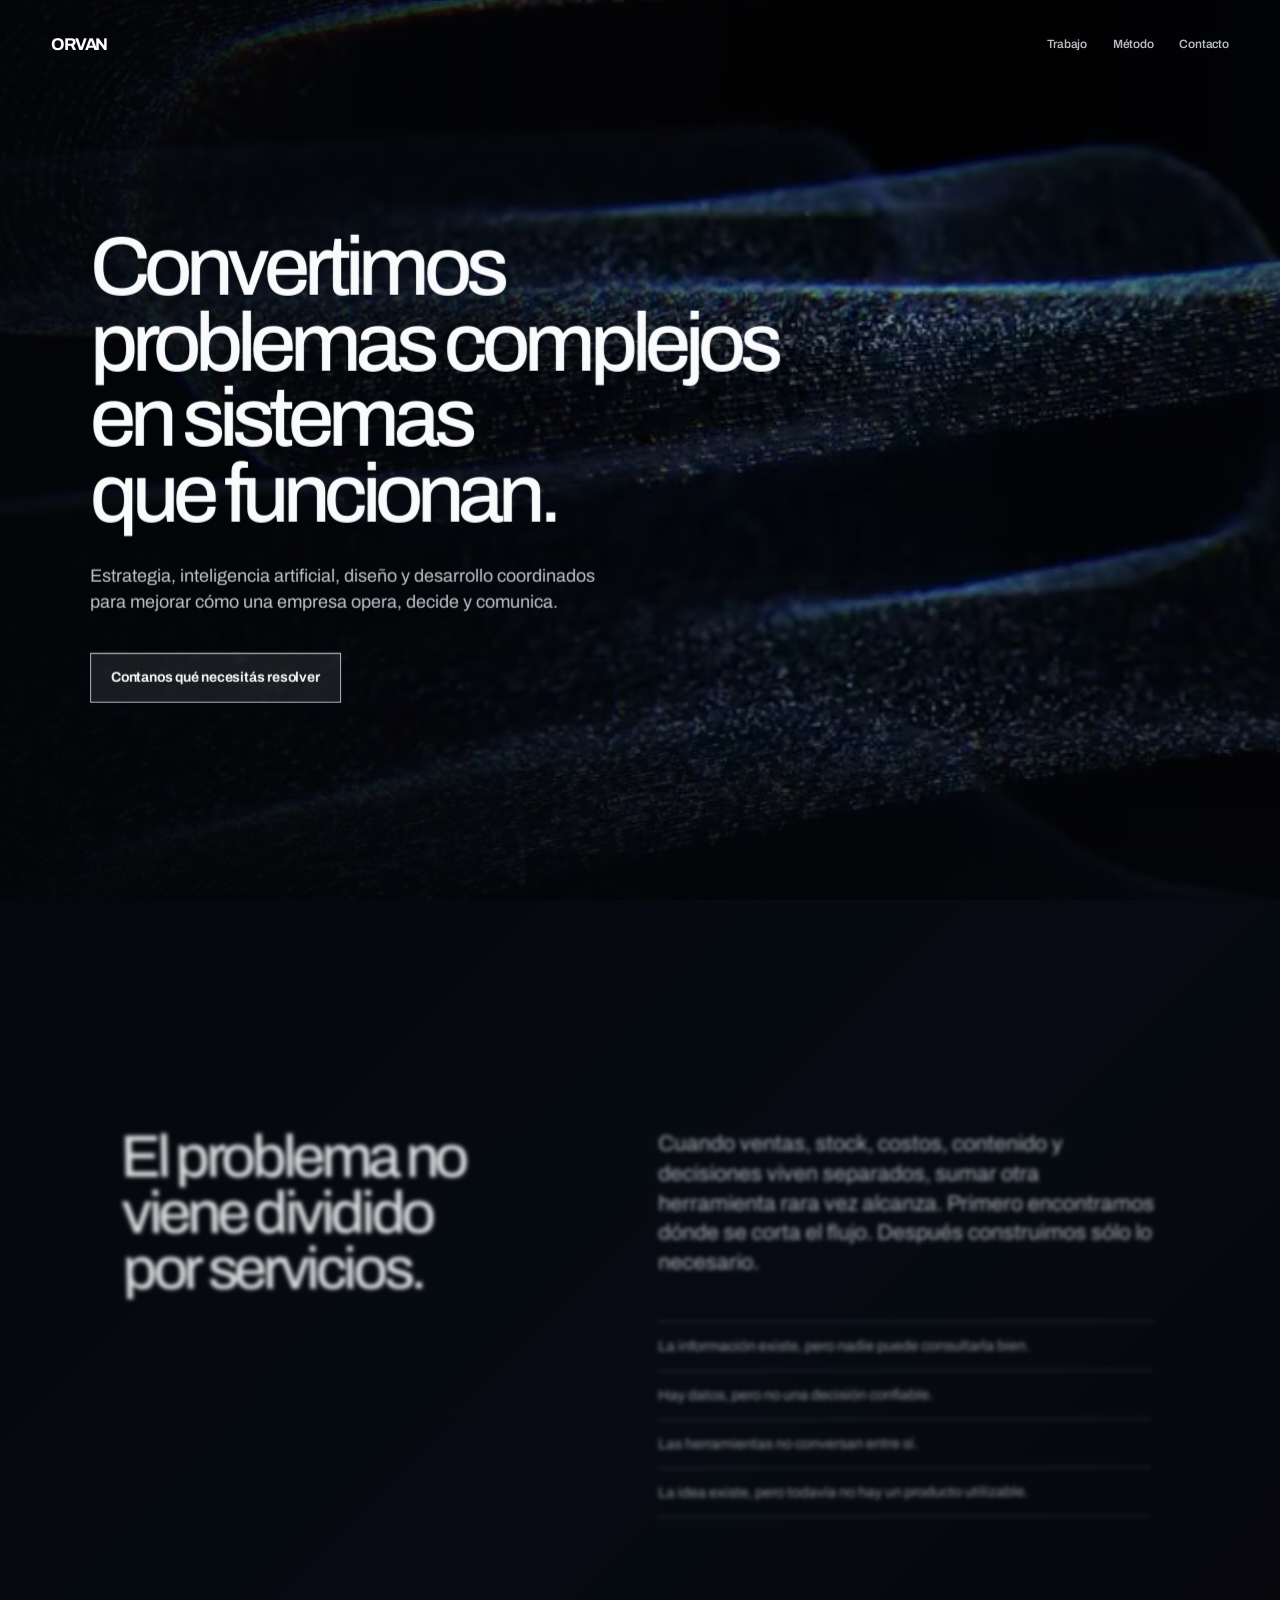
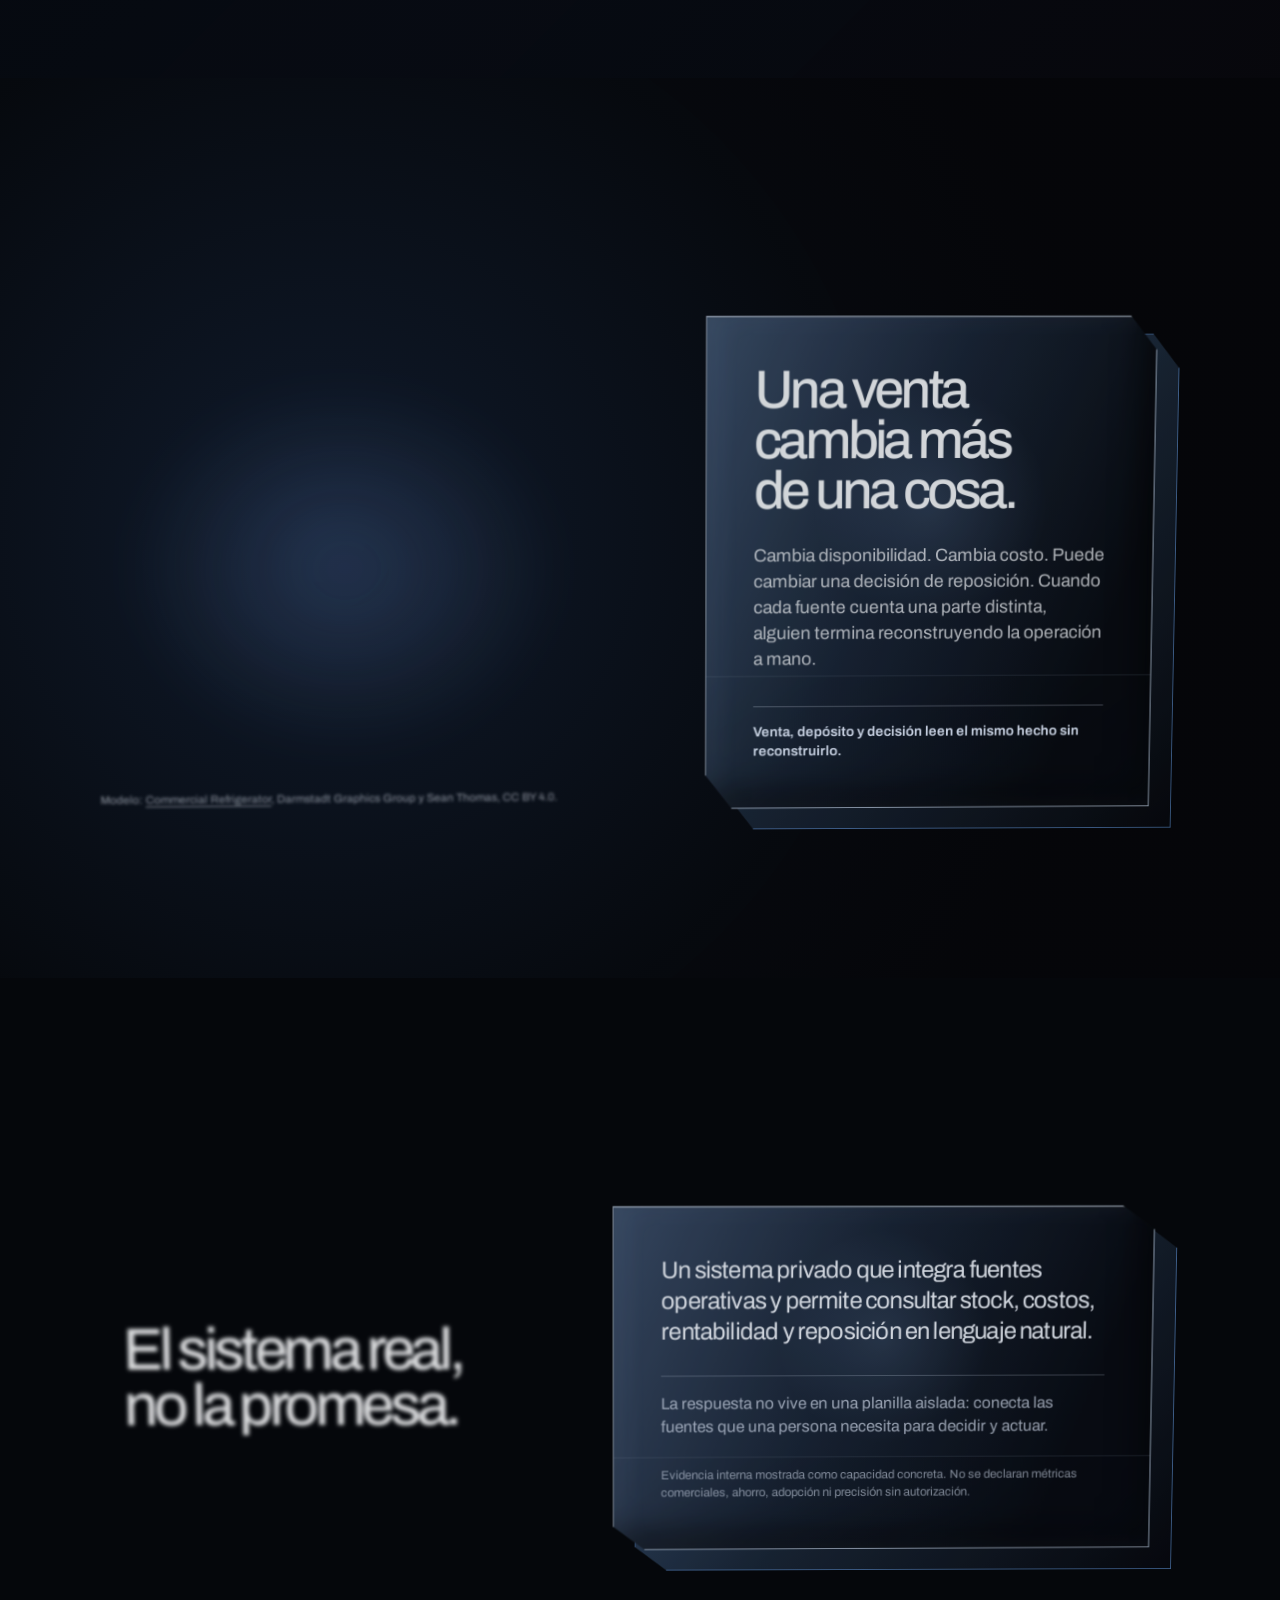
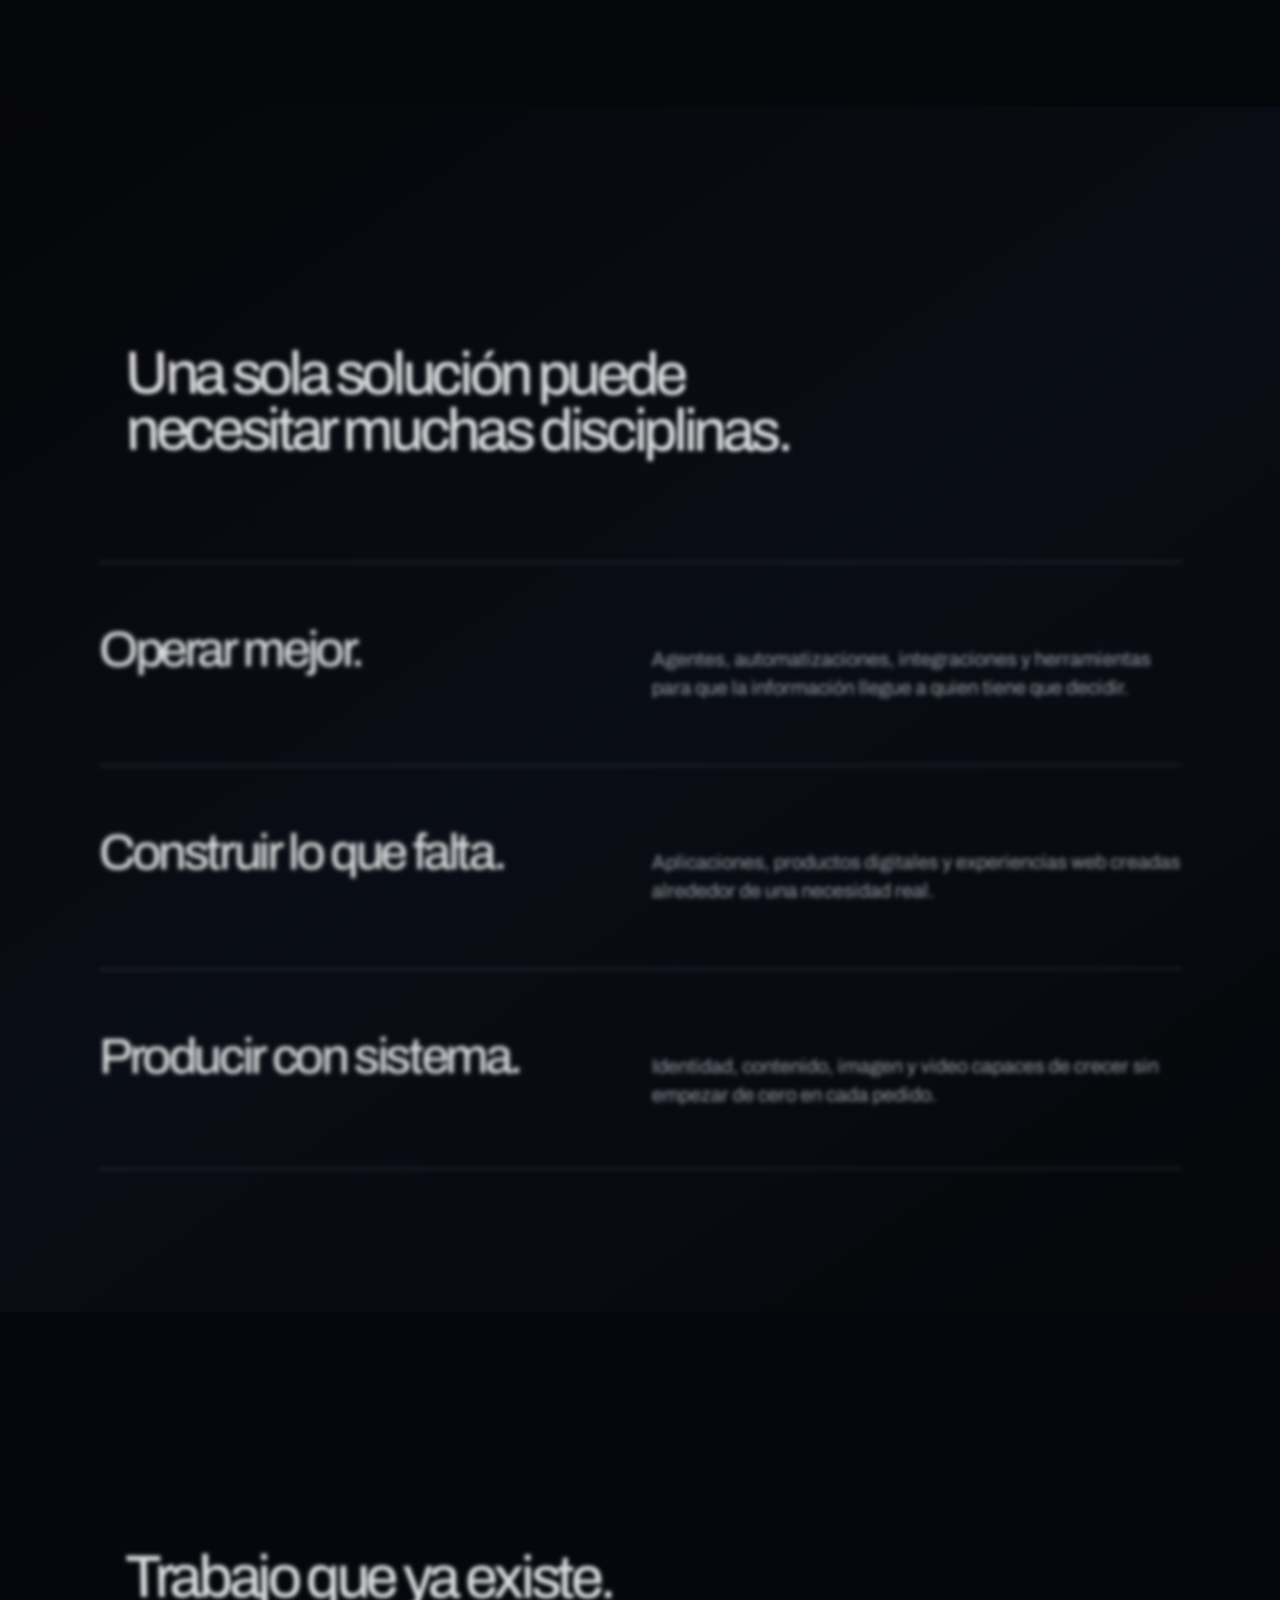
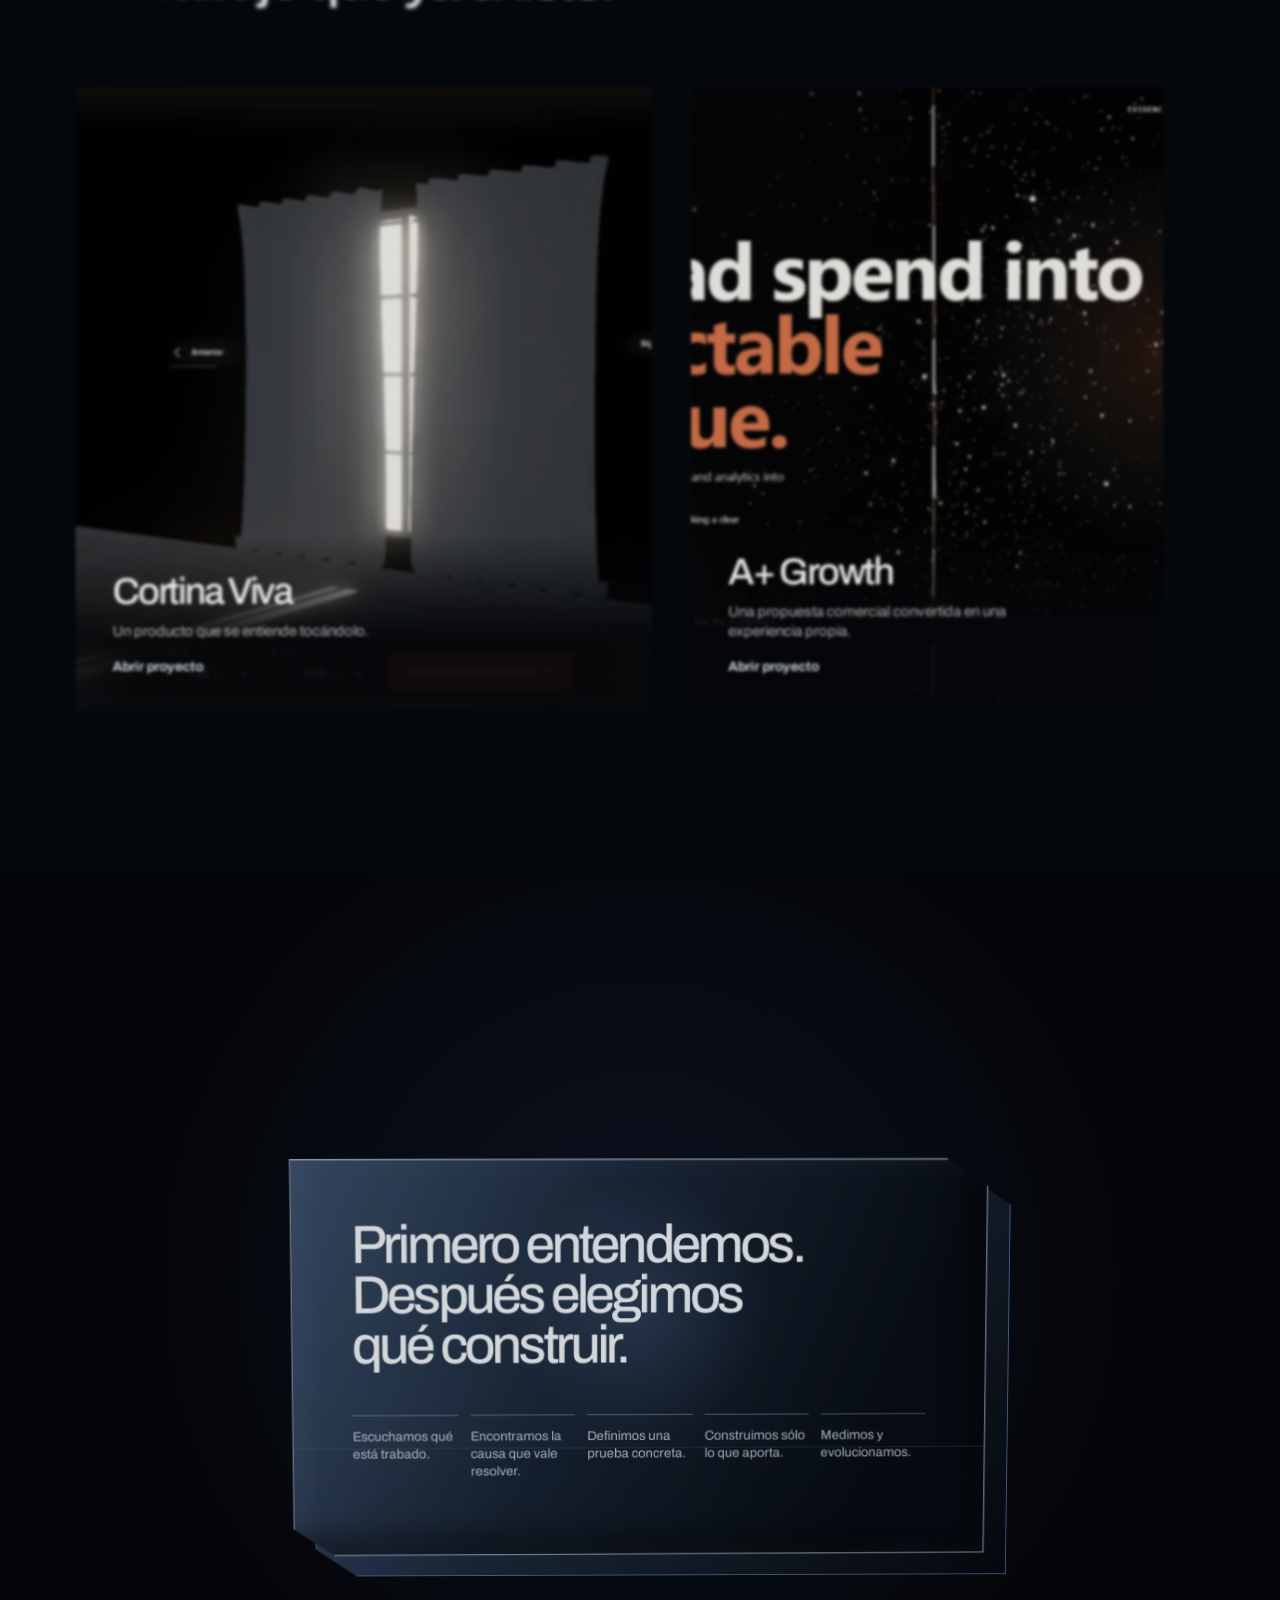
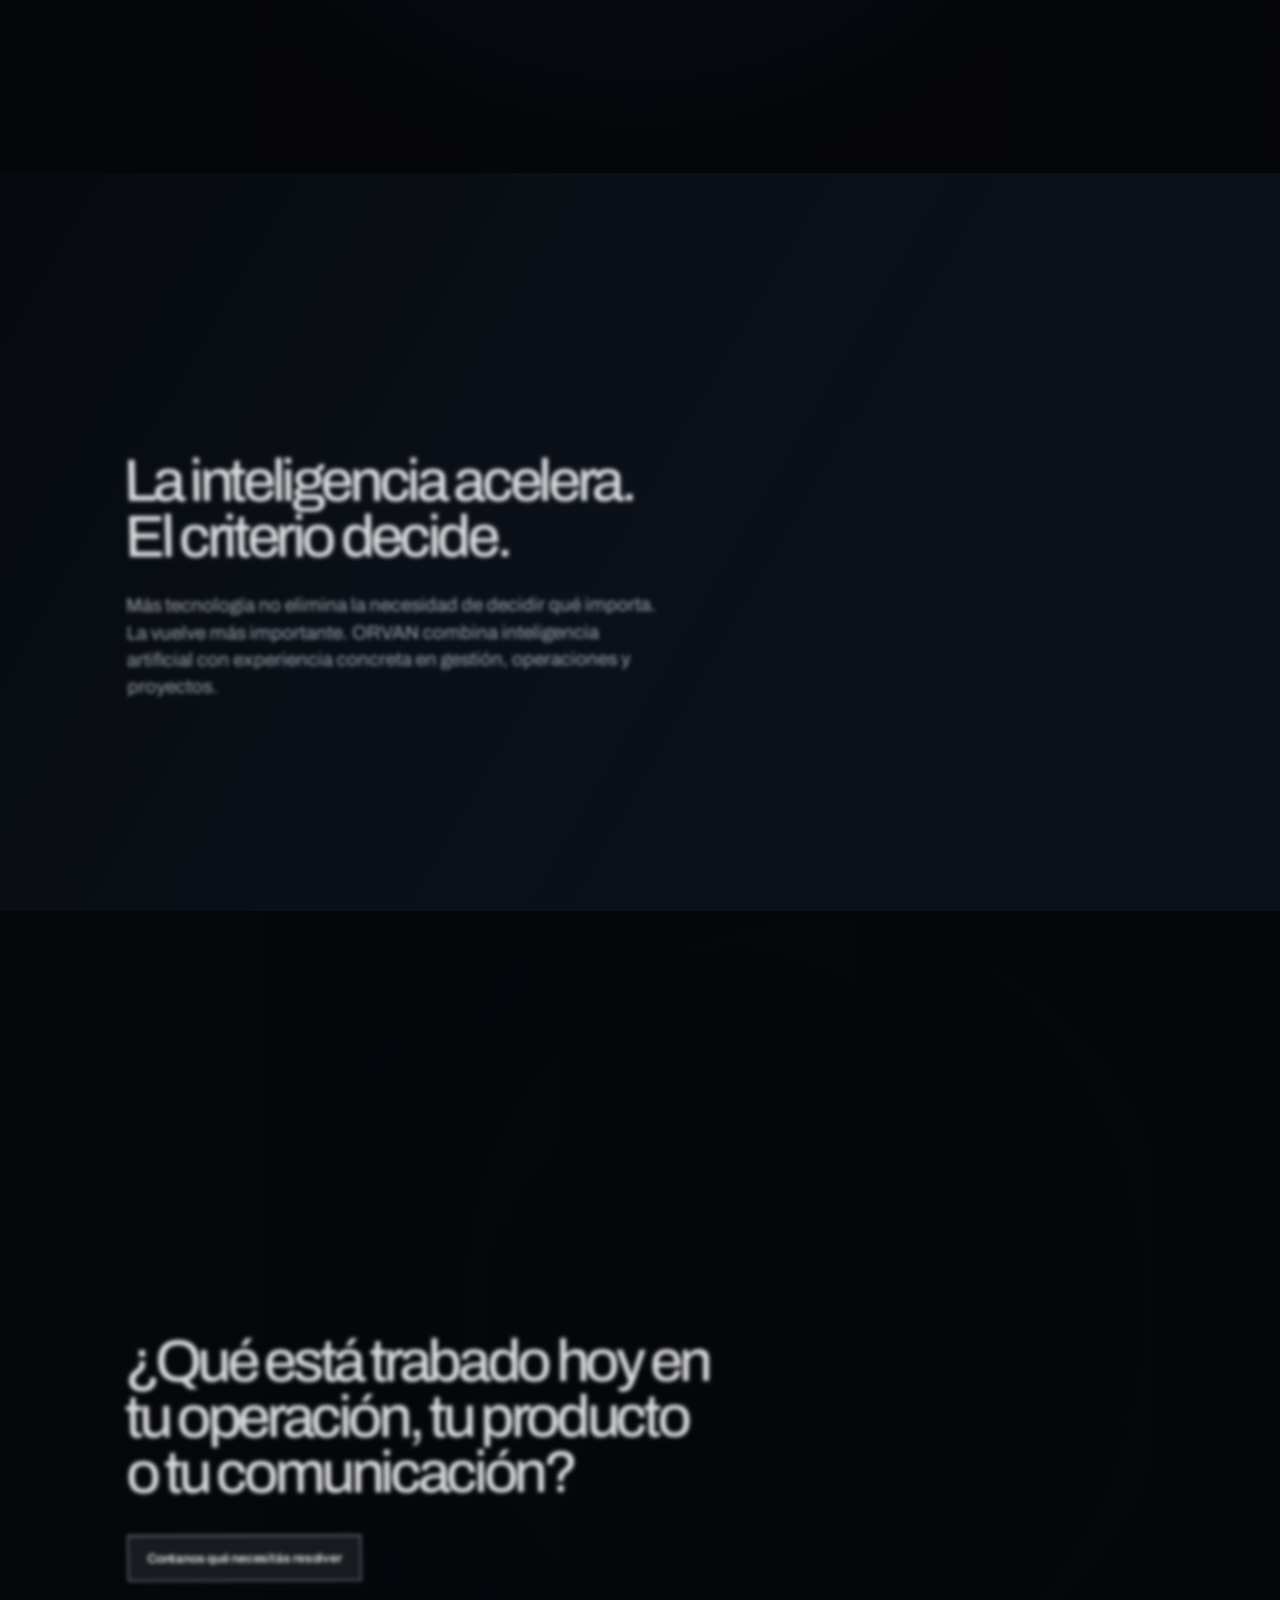
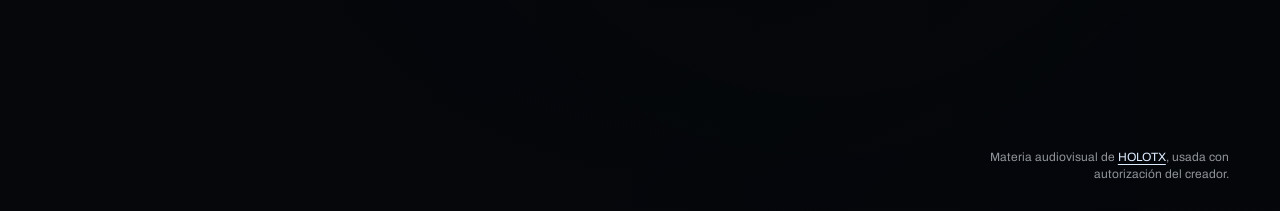
<file: index.html>
<!doctype html>
<html lang="es">
  <head>
    <meta charset="UTF-8" />
    <meta name="viewport" content="width=device-width, initial-scale=1.0, viewport-fit=cover" />
    <meta name="theme-color" content="#050609" />
    <meta name="description" content="ORVAN Studio — sistemas que hacen que una empresa opere, decida y comunique mejor." />
    <link rel="icon" href="data:," />
    <title>ORVAN Studio</title>
    <script type="module" crossorigin src="./assets/estratos-DLk05yc1.js"></script>
    <link rel="modulepreload" crossorigin href="./assets/modulepreload-polyfill-Dezn_h7o.js">
    <link rel="modulepreload" crossorigin href="./assets/preload-helper-Czpn1I53.js">
    <link rel="stylesheet" crossorigin href="./assets/estratos-D3tIk6PJ.css">
  </head>
  <body>
    <div class="holo-atmosphere" aria-hidden="true">
      <iframe class="holo-field" data-holo-field data-effect-name="Trama viva" src="./holotx-lab.html?effect=chroma&amp;material=layers&amp;embed=1" title="Materia audiovisual interactiva" tabindex="-1"></iframe>
    </div>
    <div class="site-shell" id="top">
      <header class="site-nav">
        <a class="wordmark" href="#top" aria-label="ORVAN Studio, volver al inicio">ORVAN</a>
        <nav aria-label="Navegación principal">
          <a href="#trabajo">Trabajo</a>
          <a href="#metodo">Método</a>
          <a href="#contacto">Contacto</a>
        </nav>
      </header>

      <main>
        <section class="hero scene" aria-labelledby="hero-title">
          <div class="scene-shade" aria-hidden="true"></div>
          <div class="hero-layout">
            <div class="hero-copy spatial-module">
              <h1 id="hero-title">Convertimos problemas complejos en sistemas que funcionan.</h1>
              <p class="hero-lede">Estrategia, inteligencia artificial, diseño y desarrollo coordinados para mejorar cómo una empresa opera, decide y comunica.</p>
              <a class="primary-action" href="#contacto">Contanos qué necesitás resolver</a>
            </div>
          </div>
        </section>

        <section class="friction section" aria-labelledby="friction-title">
          <div class="section-heading spatial-module">
            <h2 id="friction-title">El problema no viene dividido por servicios.</h2>
          </div>
          <div class="friction-copy spatial-module">
            <p>Cuando ventas, stock, costos, contenido y decisiones viven separados, sumar otra herramienta rara vez alcanza. Primero encontramos dónde se corta el flujo. Después construimos sólo lo necesario.</p>
            <div class="friction-lines" aria-label="Fricciones que ORVAN puede resolver">
              <span>La información existe, pero nadie puede consultarla bien.</span>
              <span>Hay datos, pero no una decisión confiable.</span>
              <span>Las herramientas no conversan entre sí.</span>
              <span>La idea existe, pero todavía no hay un producto utilizable.</span>
            </div>
          </div>
        </section>

        <section class="case case--retail section" aria-labelledby="retail-title">
          <div class="artifact-stage spatial-object">
            <div class="artifact-halo" aria-hidden="true"></div>
            <canvas class="artifact-canvas" aria-label="Modelo 3D de módulo de energía industrial"></canvas>
            <p class="artifact-credit">Modelo: <a href="https://github.com/KhronosGroup/glTF-Sample-Assets/tree/main/Models/CommercialRefrigerator" target="_blank" rel="noreferrer">Commercial Refrigerator</a>, Darmstadt Graphics Group y Sean Thomas, CC BY 4.0.</p>
          </div>
          <article class="case-content physical-plate spatial-module">
            <span class="plate-backing" aria-hidden="true"></span>
            <div class="plate-surface">
              <h2 id="retail-title">Una venta cambia más de una cosa.</h2>
              <p class="case-summary">Cambia disponibilidad. Cambia costo. Puede cambiar una decisión de reposición. Cuando cada fuente cuenta una parte distinta, alguien termina reconstruyendo la operación a mano.</p>
              <p class="case-readout">Venta, depósito y decisión leen el mismo hecho sin reconstruirlo.</p>
            </div>
          </article>
        </section>

        <section class="evidence section" aria-labelledby="evidence-title">
          <div class="section-heading section-heading--narrow spatial-module">
            <h2 id="evidence-title">El sistema real, no la promesa.</h2>
          </div>
          <article class="evidence-content physical-plate spatial-module">
            <span class="plate-backing" aria-hidden="true"></span>
            <div class="plate-surface">
              <p>Un sistema privado que integra fuentes operativas y permite consultar stock, costos, rentabilidad y reposición en lenguaje natural.</p>
              <p class="evidence-detail">La respuesta no vive en una planilla aislada: conecta las fuentes que una persona necesita para decidir y actuar.</p>
              <p class="evidence-note">Evidencia interna mostrada como capacidad concreta. No se declaran métricas comerciales, ahorro, adopción ni precisión sin autorización.</p>
            </div>
          </article>
        </section>

        <section class="capabilities section" aria-labelledby="capabilities-title">
          <div class="section-heading spatial-module">
            <h2 id="capabilities-title">Una sola solución puede necesitar muchas disciplinas.</h2>
          </div>
          <div class="capability-list">
            <article class="capability spatial-module">
              <h3>Operar mejor.</h3>
              <p>Agentes, automatizaciones, integraciones y herramientas para que la información llegue a quien tiene que decidir.</p>
            </article>
            <article class="capability spatial-module">
              <h3>Construir lo que falta.</h3>
              <p>Aplicaciones, productos digitales y experiencias web creadas alrededor de una necesidad real.</p>
            </article>
            <article class="capability spatial-module">
              <h3>Producir con sistema.</h3>
              <p>Identidad, contenido, imagen y video capaces de crecer sin empezar de cero en cada pedido.</p>
            </article>
          </div>
        </section>

        <section class="work section" id="trabajo" aria-labelledby="work-title">
          <div class="section-heading spatial-module">
            <h2 id="work-title">Trabajo que ya existe.</h2>
          </div>
          <div class="work-grid">
            <a class="work-piece work-piece--curtain spatial-object" href="https://aguslaboral.github.io/rollershow-cortina-viva/" target="_blank" rel="noreferrer">
              <img src="./assets/rollershow-cortina-viva.webp" alt="Experiencia digital Cortina Viva para RollerShow" />
              <span><strong>Cortina Viva</strong><em>Un producto que se entiende tocándolo.</em><b>Abrir proyecto</b></span>
            </a>
            <a class="work-piece work-piece--amir spatial-object" href="https://www.amirgomez.com/" target="_blank" rel="noreferrer">
              <img src="./assets/amir-growth-world-class.webp" alt="Experiencia web para A+ Growth" />
              <span><strong>A+ Growth</strong><em>Una propuesta comercial convertida en una experiencia propia.</em><b>Abrir proyecto</b></span>
            </a>
          </div>
        </section>

        <section class="method section" id="metodo" aria-labelledby="method-title">
          <div class="method-content physical-plate spatial-module">
            <span class="plate-backing" aria-hidden="true"></span>
            <div class="plate-surface">
              <h2 id="method-title">Primero entendemos. Después elegimos qué construir.</h2>
              <ol>
                <li>Escuchamos qué está trabado.</li>
                <li>Encontramos la causa que vale resolver.</li>
                <li>Definimos una prueba concreta.</li>
                <li>Construimos sólo lo que aporta.</li>
                <li>Medimos y evolucionamos.</li>
              </ol>
            </div>
          </div>
        </section>

        <section class="criterion section" aria-labelledby="criterion-title">
          <div class="criterion-copy spatial-module">
            <h2 id="criterion-title">La inteligencia acelera. El criterio decide.</h2>
            <p>Más tecnología no elimina la necesidad de decidir qué importa. La vuelve más importante. ORVAN combina inteligencia artificial con experiencia concreta en gestión, operaciones y proyectos.</p>
          </div>
        </section>

        <section class="contact scene" id="contacto" aria-labelledby="contact-title">
          <div class="scene-shade scene-shade--contact" aria-hidden="true"></div>
          <div class="contact-copy spatial-module">
            <h2 id="contact-title">¿Qué está trabado hoy en tu operación, tu producto o tu comunicación?</h2>
            <a class="primary-action" href="mailto:hola@orvan.studio?subject=Quiero%20resolver%20un%20problema%20con%20ORVAN">Contanos qué necesitás resolver</a>
          </div>
          <p class="credit">Materia audiovisual de <a href="https://www.instagram.com/holotx/" target="_blank" rel="noreferrer">HOLOTX</a>, usada con autorización del creador.</p>
        </section>
      </main>
    </div>
  </body>
</html>
</file>
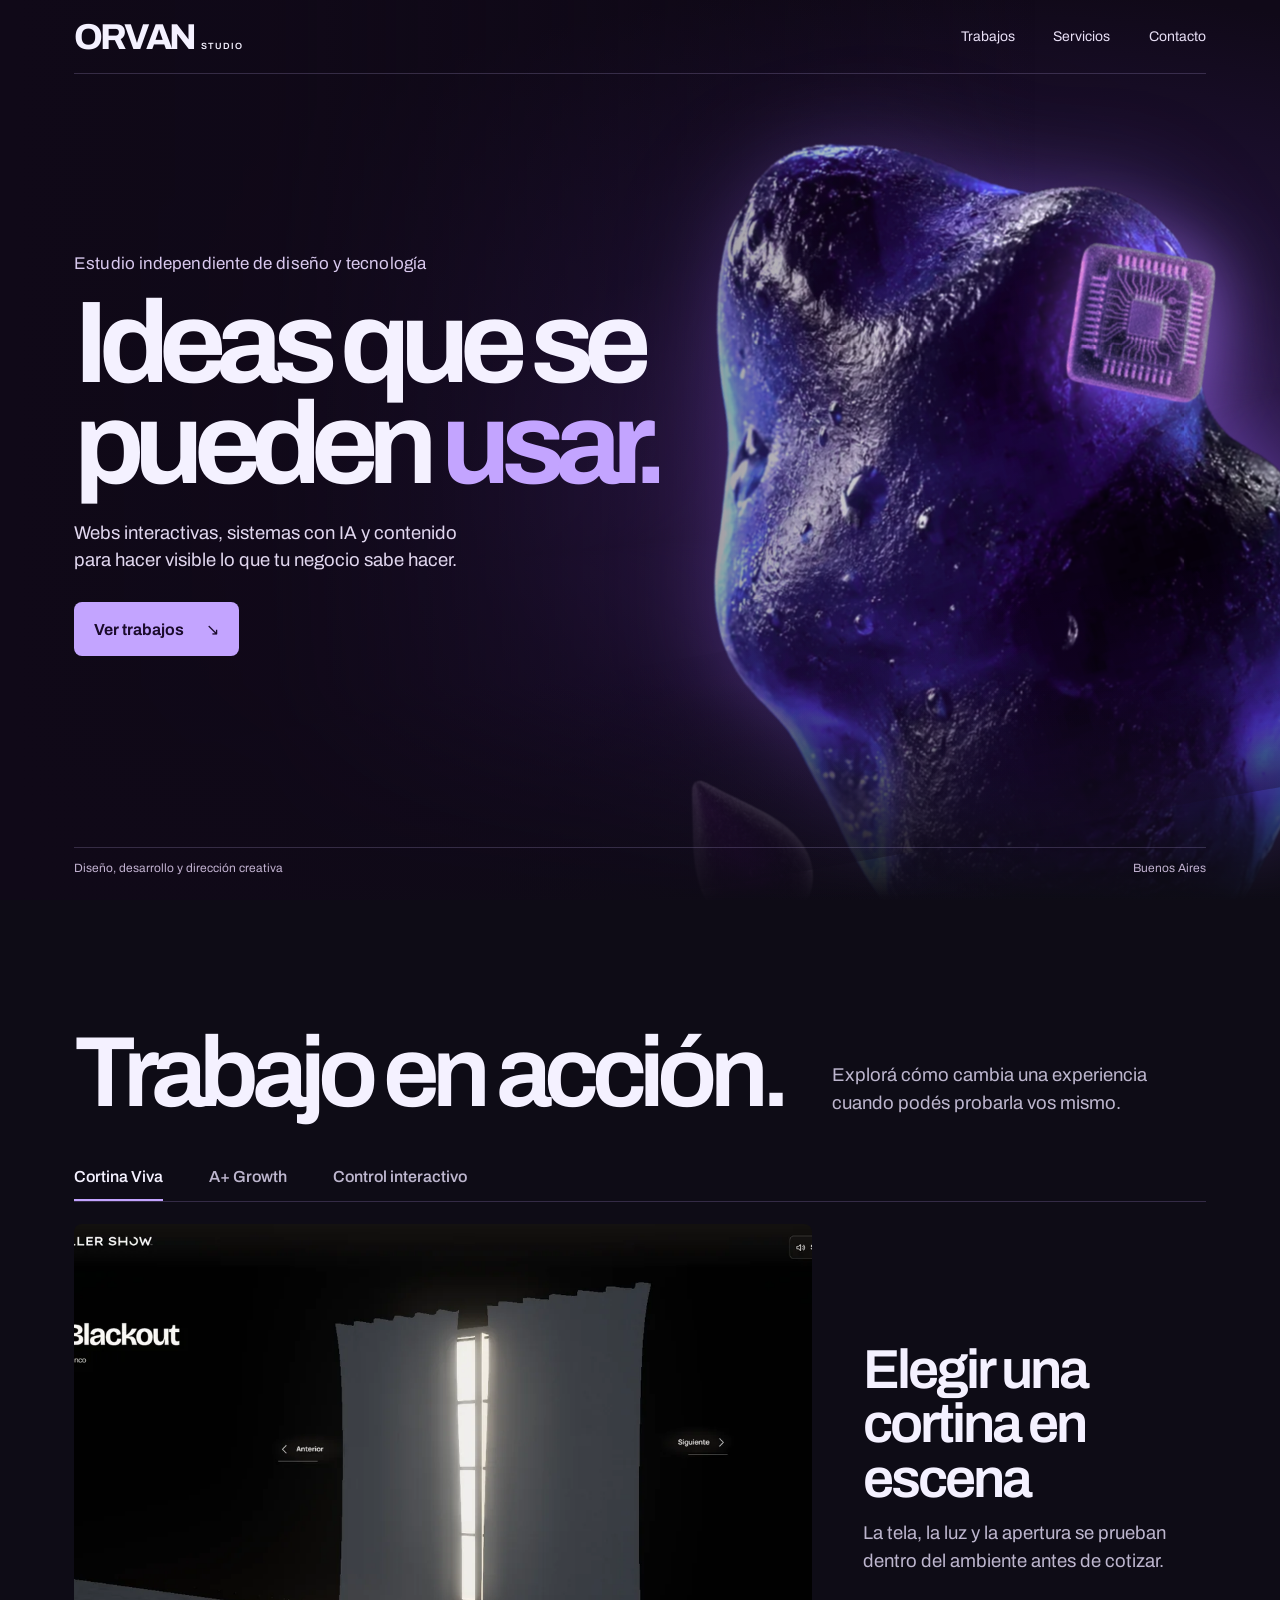
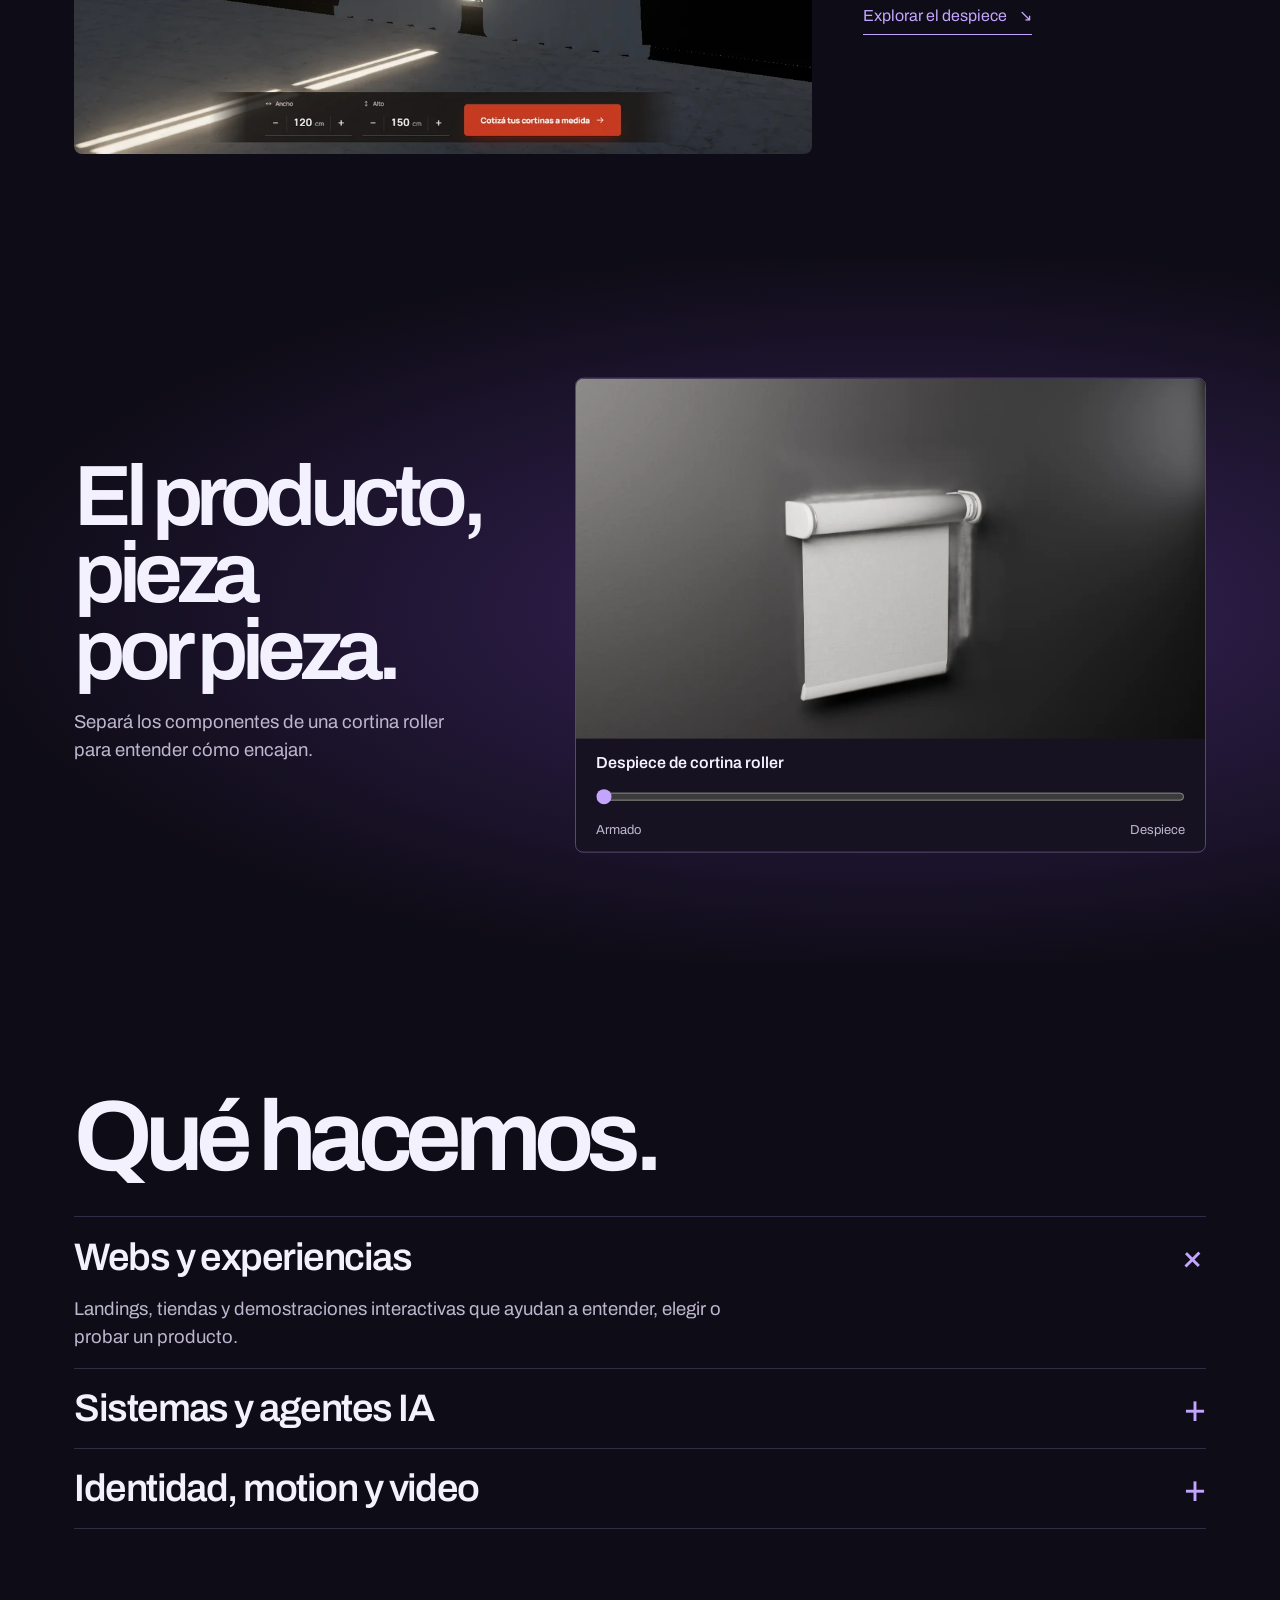
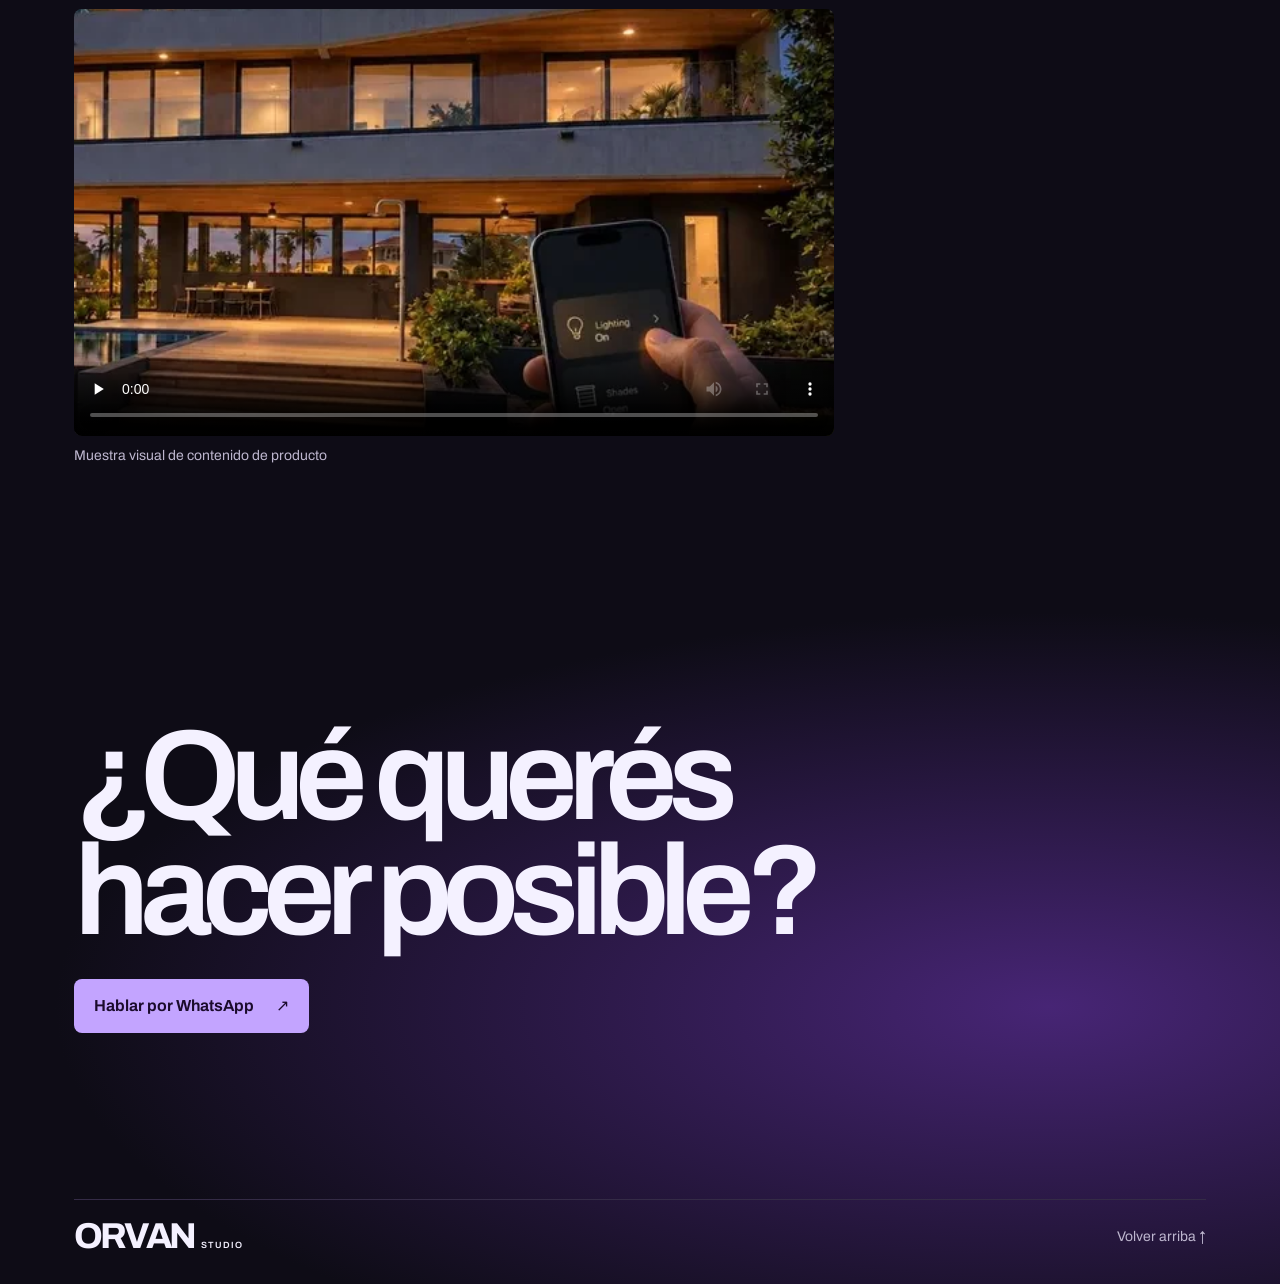
<file: estudio-noviembre/index.html>
<!doctype html>
<html lang="es-AR">
<head>
<meta charset="utf-8">
<meta name="viewport" content="width=device-width, initial-scale=1">
<meta name="robots" content="noindex, nofollow">
<meta name="theme-color" content="#0d0b14">
<title>ORVAN Studio — Sistemas y experiencias digitales</title>
<link rel="icon" href="data:,">
  <script type="module" crossorigin src="./assets/index-DF1L0yU6.js"></script>
  <link rel="stylesheet" crossorigin href="./assets/index-SRlD3TRB.css">
</head>
<body>
<a class="skip" href="#contenido">Saltar al contenido</a>
<header class="mast shell">
  <a class="wordmark" href="#inicio" aria-label="ORVAN Studio, inicio">ORVAN<span>STUDIO</span></a>
  <nav aria-label="Secciones"><a href="#trabajos">Trabajos</a><a href="#servicios">Servicios</a><a href="#contacto">Contacto</a></nav>
</header>
<main id="contenido">
  <section class="hero" id="inicio" aria-labelledby="hero-title">
    <div class="art" aria-hidden="true">
      <div class="atmosphere"></div>
      <div class="lens-track">
        <img class="lens" src="./media/lente.webp" alt="" width="627" height="900" fetchpriority="high">
        <img class="chip" src="./media/chip.webp" alt="" width="419" height="420">
        <img class="drop" src="./media/gota.webp" alt="" width="285" height="420">
      </div>
      <div class="horizon"></div>
    </div>
    <div class="shell hero-copy">
      <p class="hero-line">Estudio independiente de diseño y tecnología</p>
      <h1 id="hero-title">Ideas que se<br>pueden <em>usar.</em></h1>
      <p class="summary">Webs interactivas, sistemas con IA y contenido para hacer visible lo que tu negocio sabe hacer.</p>
      <a href="#trabajos" class="primary">Ver trabajos <span aria-hidden="true">↘</span></a>
    </div>
    <div class="hero-edge shell" aria-hidden="true"><span>Diseño, desarrollo y dirección creativa</span><span>Buenos Aires</span></div>
  </section>

  <section class="work shell" id="trabajos" aria-labelledby="work-title">
    <div class="section-head"><h2 id="work-title">Trabajo en acción.</h2><p>Explorá cómo cambia una experiencia cuando podés probarla vos mismo.</p></div>
    <div class="case-selector" role="tablist" aria-label="Explorar trabajos">
      <button type="button" role="tab" id="tab-cortina" aria-selected="true" aria-controls="case-cortina">Cortina Viva</button>
      <button type="button" role="tab" id="tab-growth" aria-selected="false" aria-controls="case-growth" tabindex="-1">A+ Growth</button>
      <button type="button" role="tab" id="tab-control" aria-selected="false" aria-controls="case-control" tabindex="-1">Control interactivo</button>
    </div>
    <div class="case-deck">
      <article class="case" id="case-cortina" role="tabpanel" aria-labelledby="tab-cortina">
        <picture><img src="./media/cortina.webp" alt="Interfaz Cortina Viva con una cortina iluminada en un ambiente oscuro" loading="lazy" width="1280" height="800"></picture>
        <div class="case-text"><h3>Elegir una cortina en escena</h3><p>La tela, la luz y la apertura se prueban dentro del ambiente antes de cotizar.</p><a href="#laboratorio">Explorar el despiece <span aria-hidden="true">↘</span></a></div>
      </article>
      <article class="case" id="case-growth" role="tabpanel" aria-labelledby="tab-growth" hidden>
        <picture><img src="./media/growth.webp" alt="Página de A+ Growth, con tipografía clara y naranja sobre fondo oscuro" loading="lazy" width="1280" height="800"></picture>
        <div class="case-text"><h3>A+ Growth</h3><p>Una web que conecta el mensaje, la propuesta de adquisición y el siguiente paso del visitante.</p><a href="https://www.amirgomez.com/" rel="noreferrer">Visitar el sitio <span aria-hidden="true">↗</span></a></div>
      </article>
      <article class="case" id="case-control" role="tabpanel" aria-labelledby="tab-control" hidden>
        <picture><img src="./media/control.webp" alt="Prototipo de un control remoto y un equipo sobre un espacio de maniobra" loading="lazy" width="560" height="560"></picture>
        <div class="case-text"><h3>El control en tus manos</h3><p>Un prototipo de producto que convierte una explicación de maniobra en una acción que se puede practicar.</p><a href="#contacto">Hablemos de tu producto <span aria-hidden="true">↘</span></a></div>
      </article>
    </div>
  </section>

  <section class="lab" id="laboratorio" aria-labelledby="lab-title">
    <div class="shell lab-grid">
      <div class="lab-copy"><h2 id="lab-title">El producto, pieza por pieza.</h2><p>Separá los componentes de una cortina roller para entender cómo encajan.</p></div>
      <figure class="machine">
        <img id="piece-image" src="./media/pieza-00.webp" alt="Cortina roller, vista del conjunto" loading="lazy" width="640" height="360">
        <figcaption><label for="piece-position">Despiece de cortina roller</label><input id="piece-position" type="range" min="0" max="23" value="0" aria-valuetext="Armado"><div class="ends"><span>Armado</span><span>Despiece</span></div></figcaption>
      </figure>
    </div>
  </section>

  <section class="services shell" id="servicios" aria-labelledby="services-title">
    <h2 id="services-title">Qué hacemos.</h2>
    <div class="services-list">
      <details open><summary>Webs y experiencias <span aria-hidden="true">+</span></summary><p>Landings, tiendas y demostraciones interactivas que ayudan a entender, elegir o probar un producto.</p></details>
      <details><summary>Sistemas y agentes IA <span aria-hidden="true">+</span></summary><p>Automatizaciones, asistentes internos e integraciones que quitan tareas repetitivas del medio.</p></details>
      <details><summary>Identidad, motion y video <span aria-hidden="true">+</span></summary><p>Dirección visual, campañas, piezas de marca y videos que explican sin perder la atención.</p></details>
    </div>
    <figure class="screen">
      <video controls playsinline preload="none" poster="./media/caso-video.webp" aria-label="Muestra visual de contenido de producto">
        <source src="./media/contenido-0.mp4" type="video/mp4">
      </video>
      <figcaption>Muestra visual de contenido de producto</figcaption>
    </figure>
  </section>

  <footer class="closing" id="contacto">
    <div class="shell"><h2>¿Qué querés<br>hacer posible?</h2><a class="primary" href="https://wa.me/5491155845532" target="_blank" rel="noreferrer">Hablar por WhatsApp <span aria-hidden="true">↗</span></a><div class="footline"><a class="wordmark" href="#inicio">ORVAN<span>STUDIO</span></a><a href="#inicio">Volver arriba ↑</a></div></div>
  </footer>
</main>
</body>
</html>
</file>
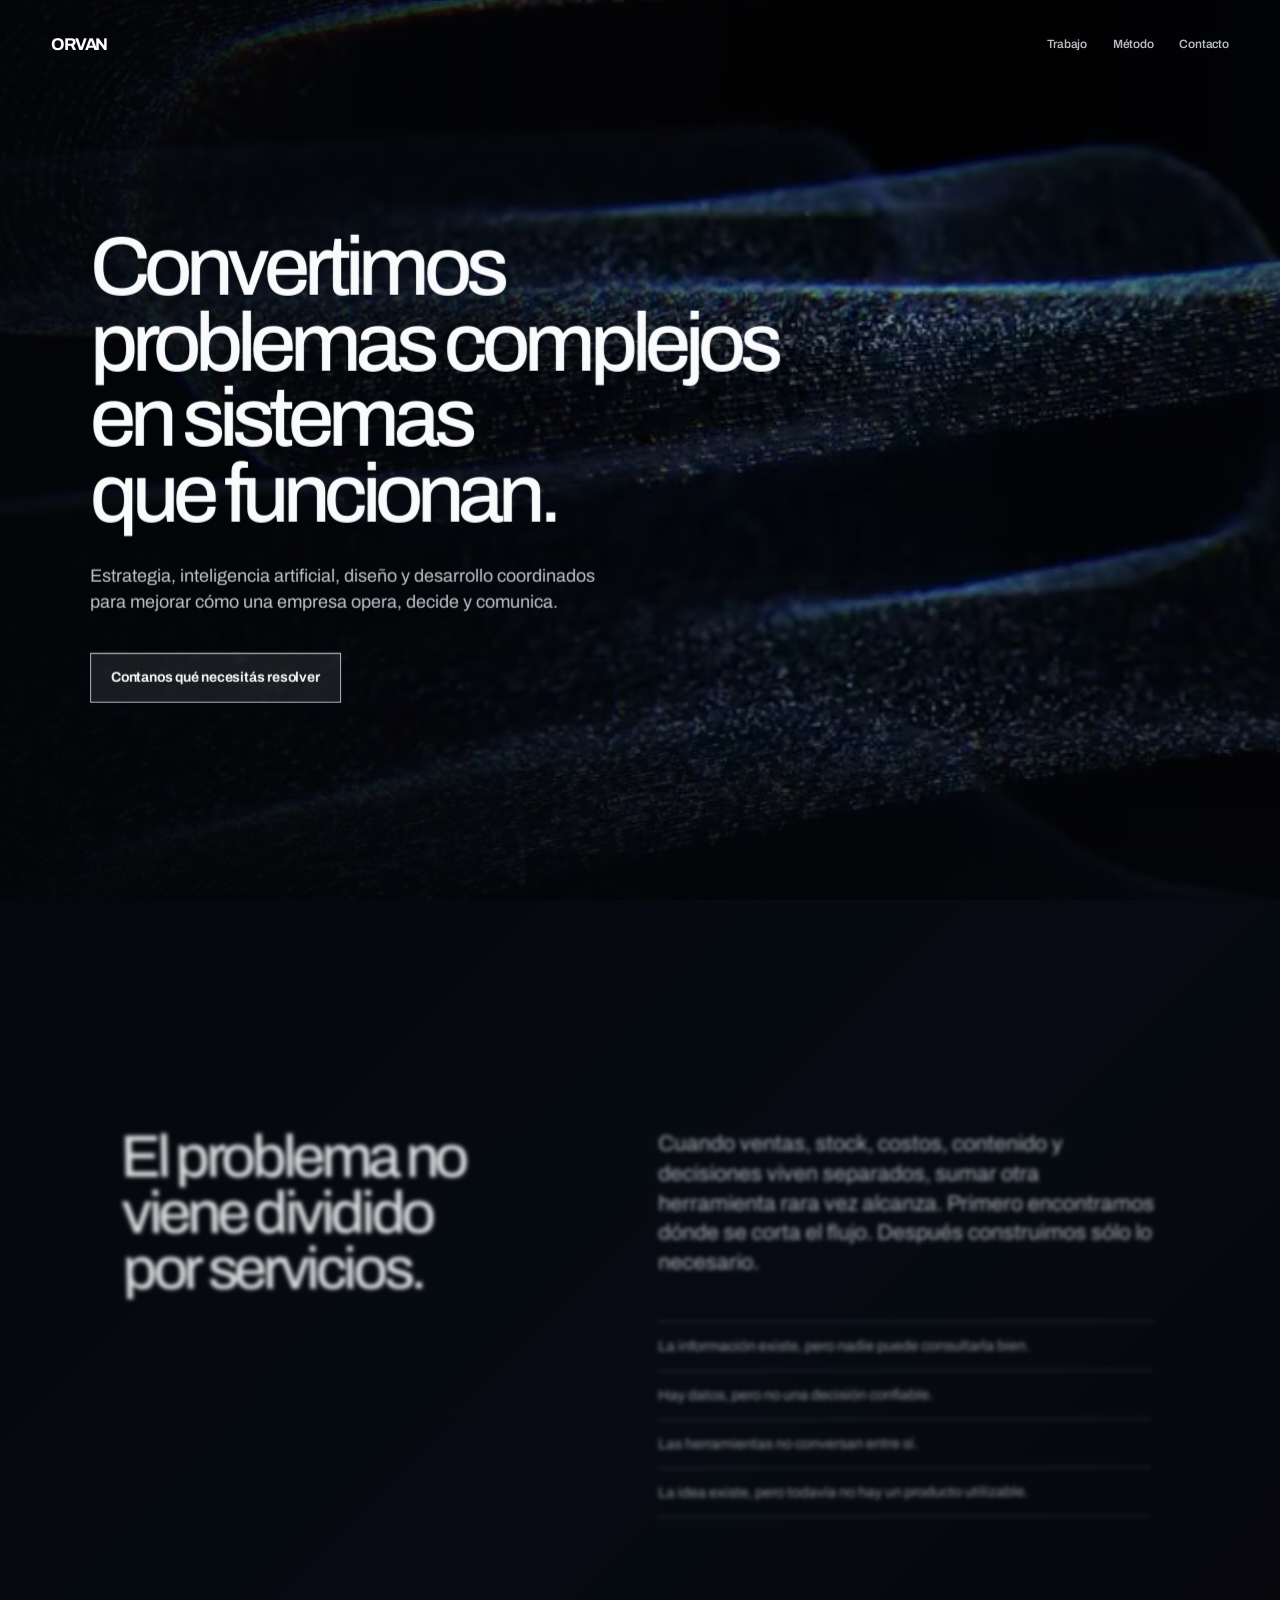
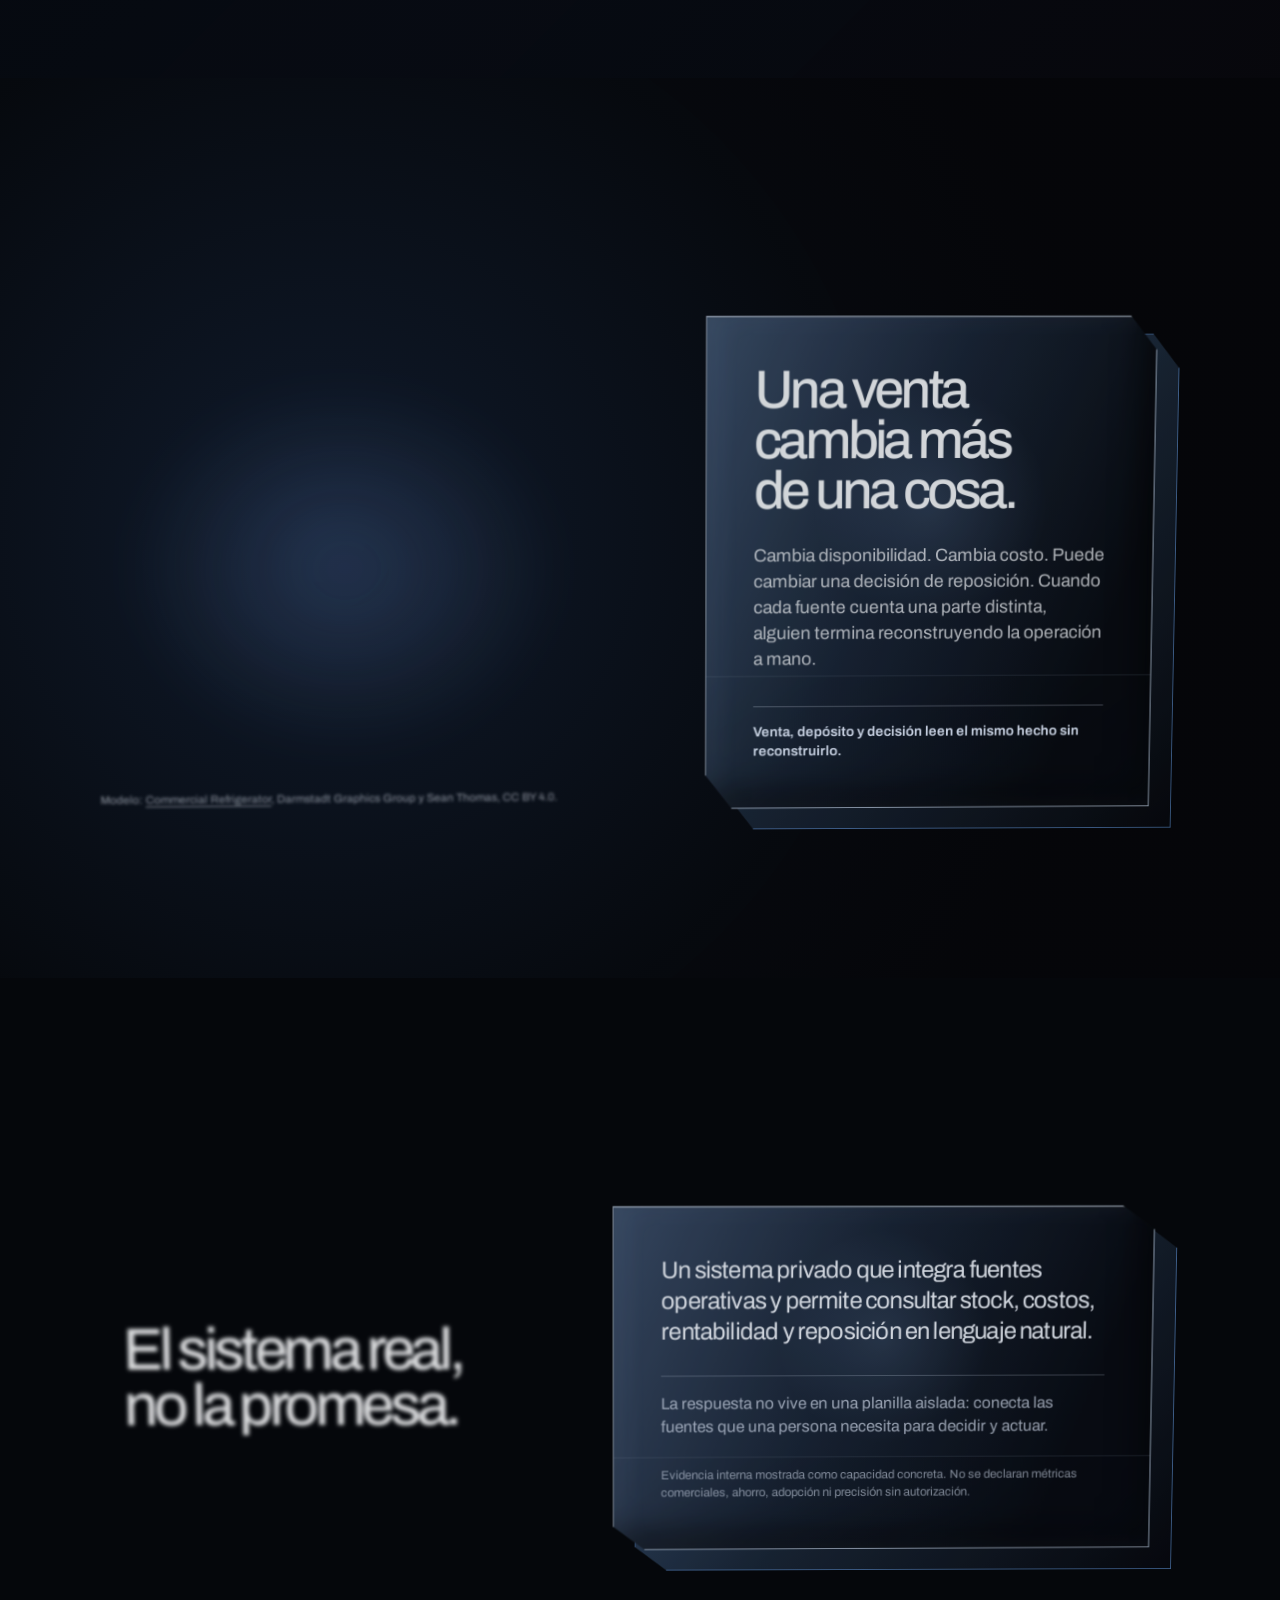
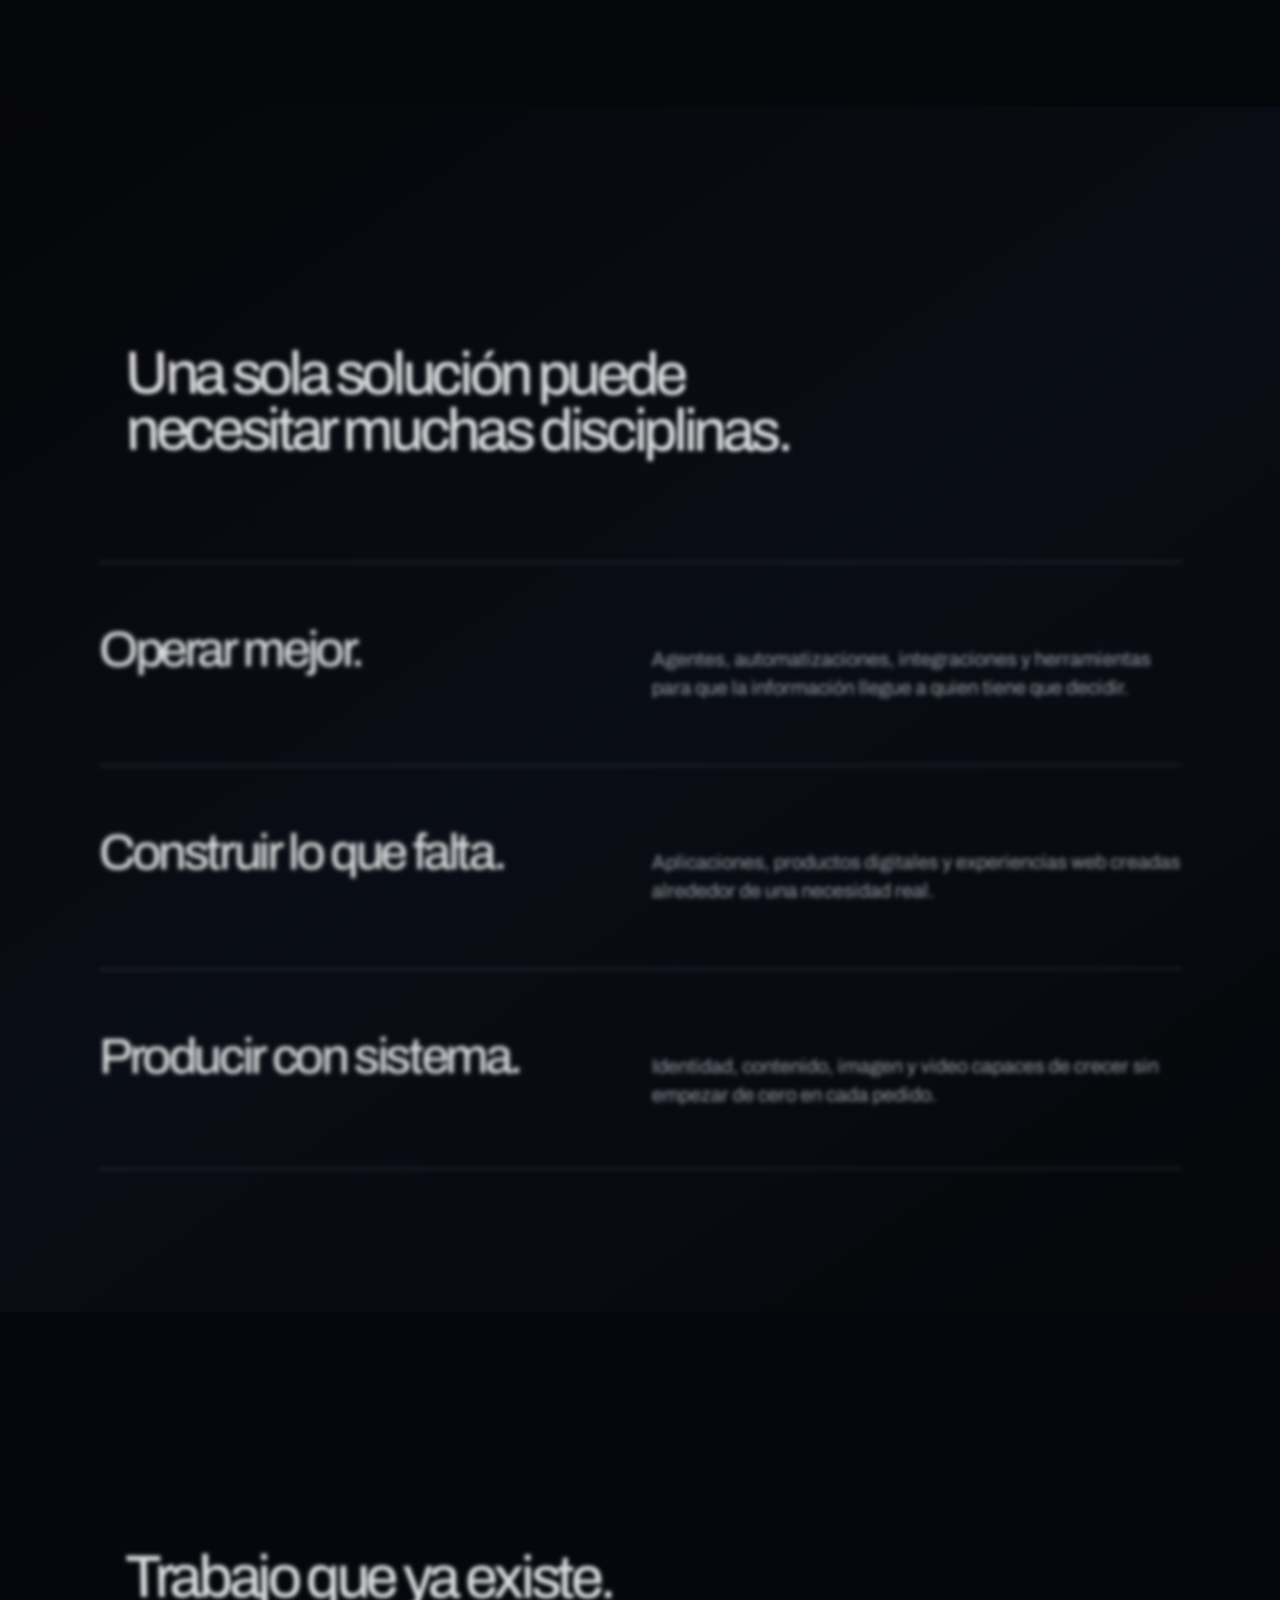
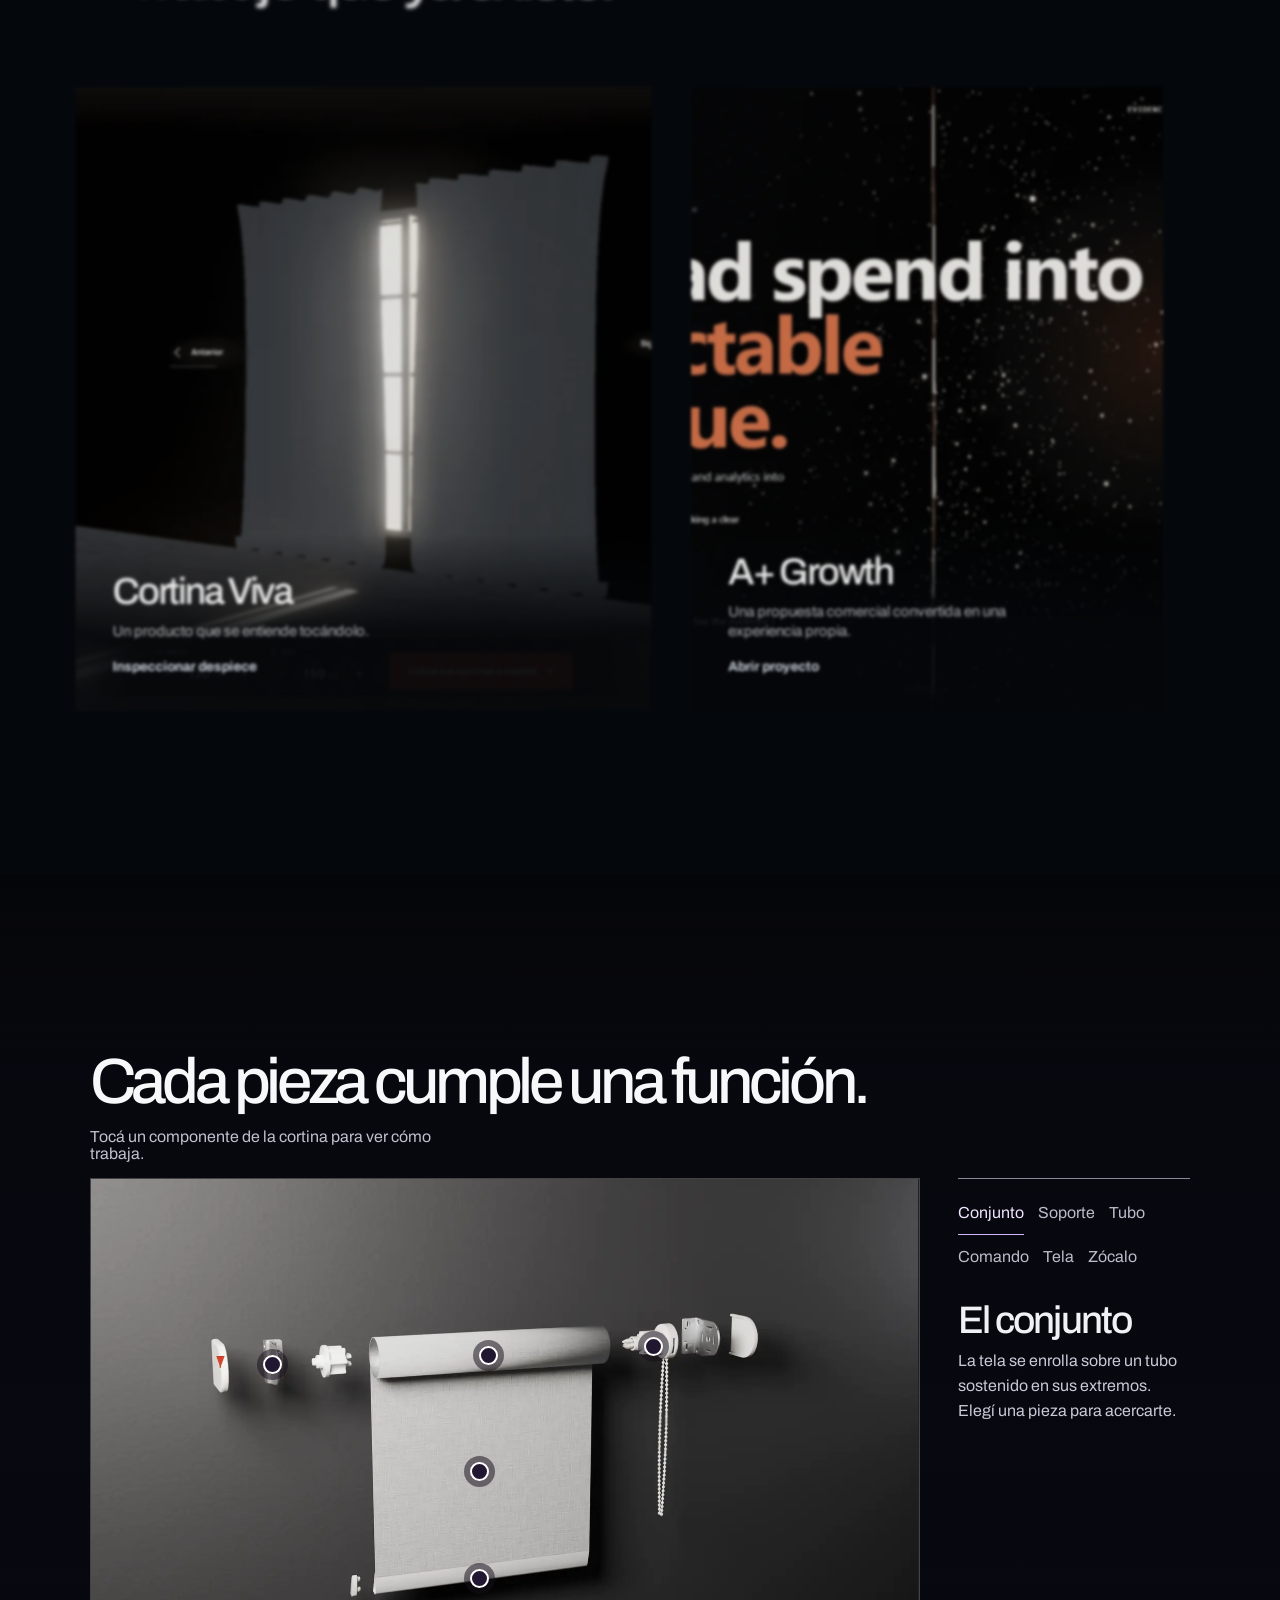
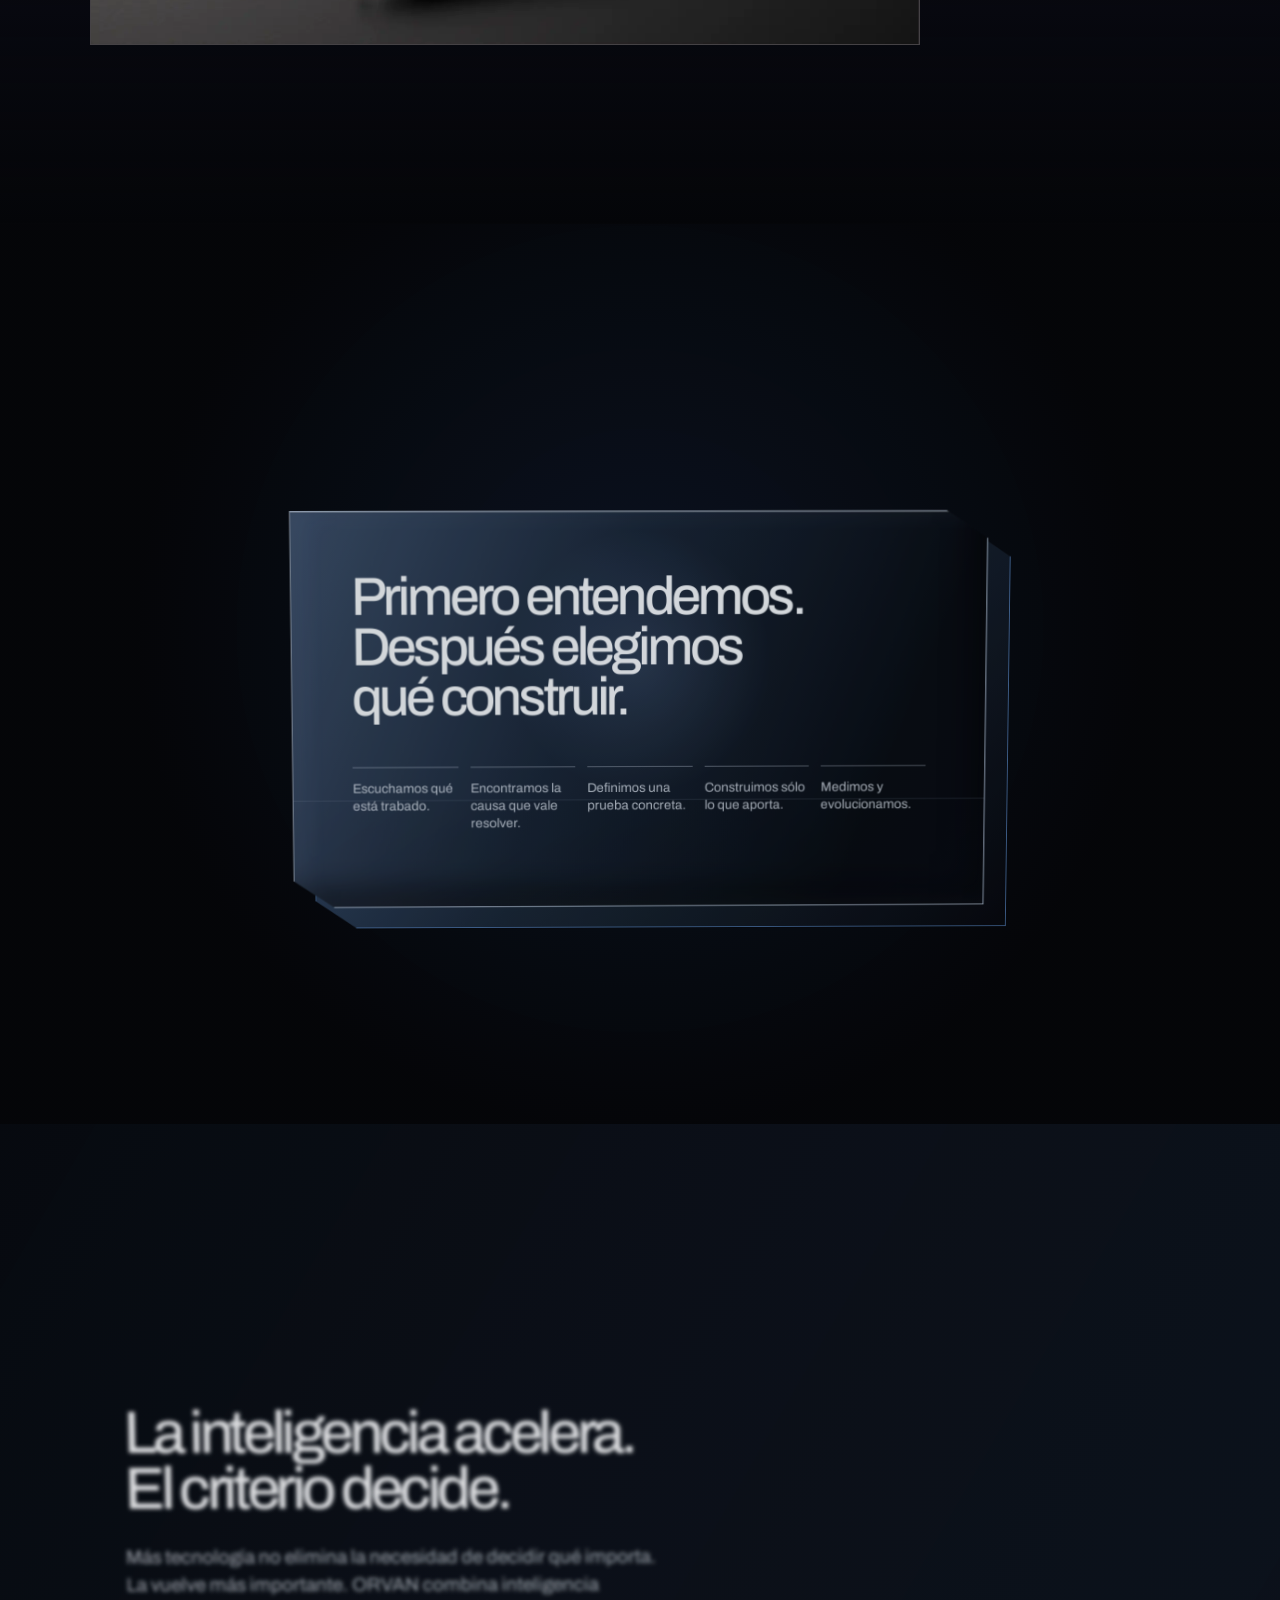
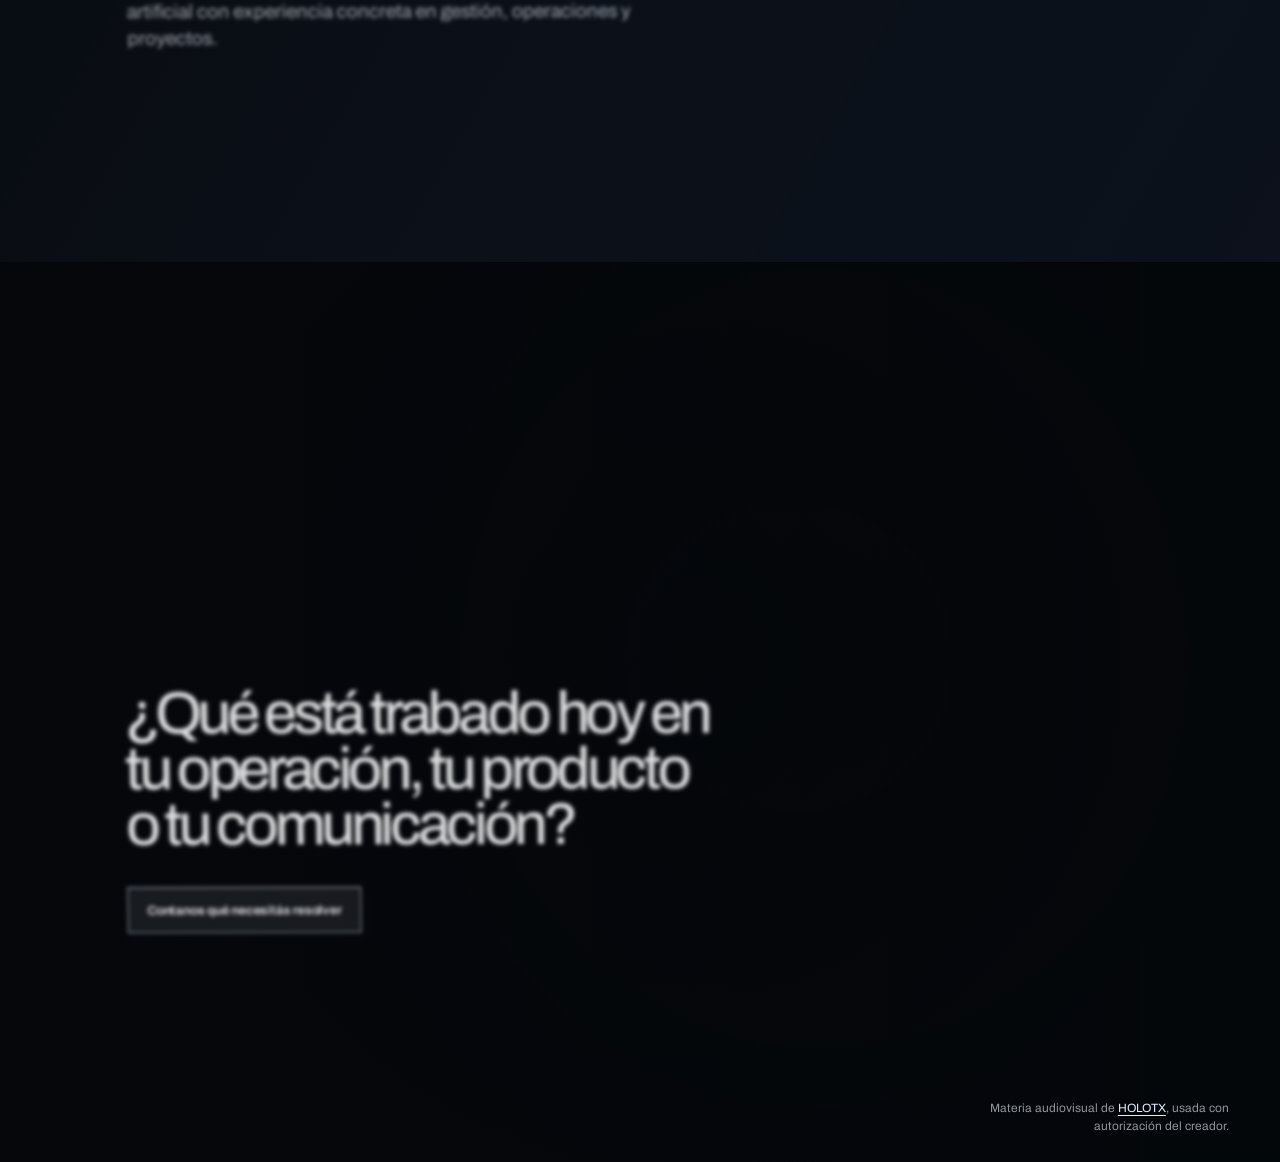
<file: inspeccion/index.html>
<!doctype html>
<html lang="es">
  <head>
    <meta charset="UTF-8" />
    <meta name="viewport" content="width=device-width, initial-scale=1.0, viewport-fit=cover" />
    <meta name="theme-color" content="#050609" />
    <meta name="description" content="ORVAN Studio — sistemas que hacen que una empresa opere, decida y comunique mejor." />
    <link rel="icon" href="data:," />
    <title>ORVAN Studio</title>
    <script type="module" crossorigin src="./estratos-preview.js"></script>
    <link rel="modulepreload" crossorigin href="../assets/modulepreload-polyfill-Dezn_h7o.js">
    <link rel="modulepreload" crossorigin href="../assets/preload-helper-Czpn1I53.js">
    <link rel="stylesheet" crossorigin href="./estratos-preview.css">
  <meta name="robots" content="noindex, nofollow"><link rel="stylesheet" href="./inspeccion.css"><script type="module" src="./inspeccion.js"></script></head>
  <body>
    <div class="holo-atmosphere" aria-hidden="true">
      <iframe class="holo-field" data-holo-field data-effect-name="Trama viva" src="../holotx-lab.html?effect=chroma&amp;material=layers&amp;embed=1" title="Materia audiovisual interactiva" tabindex="-1"></iframe>
    </div>
    <div class="site-shell" id="top">
      <header class="site-nav">
        <a class="wordmark" href="#top" aria-label="ORVAN Studio, volver al inicio">ORVAN</a>
        <nav aria-label="Navegación principal">
          <a href="#trabajo">Trabajo</a>
          <a href="#metodo">Método</a>
          <a href="#contacto">Contacto</a>
        </nav>
      </header>

      <main>
        <section class="hero scene" aria-labelledby="hero-title">
          <div class="scene-shade" aria-hidden="true"></div>
          <div class="hero-layout">
            <div class="hero-copy spatial-module">
              <h1 id="hero-title">Convertimos problemas complejos en sistemas que funcionan.</h1>
              <p class="hero-lede">Estrategia, inteligencia artificial, diseño y desarrollo coordinados para mejorar cómo una empresa opera, decide y comunica.</p>
              <a class="primary-action" href="#contacto">Contanos qué necesitás resolver</a>
            </div>
          </div>
        </section>

        <section class="friction section" aria-labelledby="friction-title">
          <div class="section-heading spatial-module">
            <h2 id="friction-title">El problema no viene dividido por servicios.</h2>
          </div>
          <div class="friction-copy spatial-module">
            <p>Cuando ventas, stock, costos, contenido y decisiones viven separados, sumar otra herramienta rara vez alcanza. Primero encontramos dónde se corta el flujo. Después construimos sólo lo necesario.</p>
            <div class="friction-lines" aria-label="Fricciones que ORVAN puede resolver">
              <span>La información existe, pero nadie puede consultarla bien.</span>
              <span>Hay datos, pero no una decisión confiable.</span>
              <span>Las herramientas no conversan entre sí.</span>
              <span>La idea existe, pero todavía no hay un producto utilizable.</span>
            </div>
          </div>
        </section>

        <section class="case case--retail section" aria-labelledby="retail-title">
          <div class="artifact-stage spatial-object">
            <div class="artifact-halo" aria-hidden="true"></div>
            <canvas class="artifact-canvas" aria-label="Modelo 3D de módulo de energía industrial"></canvas>
            <p class="artifact-credit">Modelo: <a href="https://github.com/KhronosGroup/glTF-Sample-Assets/tree/main/Models/CommercialRefrigerator" target="_blank" rel="noreferrer">Commercial Refrigerator</a>, Darmstadt Graphics Group y Sean Thomas, CC BY 4.0.</p>
          </div>
          <article class="case-content physical-plate spatial-module">
            <span class="plate-backing" aria-hidden="true"></span>
            <div class="plate-surface">
              <h2 id="retail-title">Una venta cambia más de una cosa.</h2>
              <p class="case-summary">Cambia disponibilidad. Cambia costo. Puede cambiar una decisión de reposición. Cuando cada fuente cuenta una parte distinta, alguien termina reconstruyendo la operación a mano.</p>
              <p class="case-readout">Venta, depósito y decisión leen el mismo hecho sin reconstruirlo.</p>
            </div>
          </article>
        </section>

        <section class="evidence section" aria-labelledby="evidence-title">
          <div class="section-heading section-heading--narrow spatial-module">
            <h2 id="evidence-title">El sistema real, no la promesa.</h2>
          </div>
          <article class="evidence-content physical-plate spatial-module">
            <span class="plate-backing" aria-hidden="true"></span>
            <div class="plate-surface">
              <p>Un sistema privado que integra fuentes operativas y permite consultar stock, costos, rentabilidad y reposición en lenguaje natural.</p>
              <p class="evidence-detail">La respuesta no vive en una planilla aislada: conecta las fuentes que una persona necesita para decidir y actuar.</p>
              <p class="evidence-note">Evidencia interna mostrada como capacidad concreta. No se declaran métricas comerciales, ahorro, adopción ni precisión sin autorización.</p>
            </div>
          </article>
        </section>

        <section class="capabilities section" aria-labelledby="capabilities-title">
          <div class="section-heading spatial-module">
            <h2 id="capabilities-title">Una sola solución puede necesitar muchas disciplinas.</h2>
          </div>
          <div class="capability-list">
            <article class="capability spatial-module">
              <h3>Operar mejor.</h3>
              <p>Agentes, automatizaciones, integraciones y herramientas para que la información llegue a quien tiene que decidir.</p>
            </article>
            <article class="capability spatial-module">
              <h3>Construir lo que falta.</h3>
              <p>Aplicaciones, productos digitales y experiencias web creadas alrededor de una necesidad real.</p>
            </article>
            <article class="capability spatial-module">
              <h3>Producir con sistema.</h3>
              <p>Identidad, contenido, imagen y video capaces de crecer sin empezar de cero en cada pedido.</p>
            </article>
          </div>
        </section>

        <section class="work section" id="trabajo" aria-labelledby="work-title">
          <div class="section-heading spatial-module">
            <h2 id="work-title">Trabajo que ya existe.</h2>
          </div>
          <div class="work-grid">
            <a class="work-piece work-piece--curtain spatial-object" href="#inspeccion">
              <img src="../assets/rollershow-cortina-viva.webp" alt="Experiencia digital Cortina Viva para RollerShow" />
              <span><strong>Cortina Viva</strong><em>Un producto que se entiende tocándolo.</em><b>Inspeccionar despiece</b></span>
            </a>
            <a class="work-piece work-piece--amir spatial-object" href="https://www.amirgomez.com/" target="_blank" rel="noreferrer">
              <img src="../assets/amir-growth-world-class.webp" alt="Experiencia web para A+ Growth" />
              <span><strong>A+ Growth</strong><em>Una propuesta comercial convertida en una experiencia propia.</em><b>Abrir proyecto</b></span>
            </a>
          </div>
        </section>

        <section class="section inspection" id="inspeccion" aria-labelledby="inspection-title">
  <div class="section-heading">
    <h2 id="inspection-title">Cada pieza cumple una función.</h2>
    <p class="inspection-intro">Tocá un componente de la cortina para ver cómo trabaja.</p>
  </div>
  <div class="inspection-grid">
    <figure class="inspection-stage" aria-label="Despiece de una cortina roller">
      <img class="inspection-image" src="./despiece.webp" width="1600" height="900" alt="Cortina roller con la puntera, el soporte, el tubo y el comando separados del conjunto" loading="lazy">
      <div class="inspection-points" aria-label="Componentes en la imagen">
        <button data-part="support" aria-label="Soporte" aria-pressed="false"></button>
        <button data-part="axis" aria-label="Tubo" aria-pressed="false"></button>
        <button data-part="drive" aria-label="Comando" aria-pressed="false"></button>
        <button data-part="fabric" aria-label="Tela" aria-pressed="false"></button>
        <button data-part="rail" aria-label="Zócalo" aria-pressed="false"></button>
      </div>
    </figure>
    <div class="inspection-controls">
      <div class="inspection-picker" aria-label="Seleccionar componente">
        <button data-part="all" aria-pressed="true">Conjunto</button>
        <button data-part="support" aria-pressed="false">Soporte</button>
        <button data-part="axis" aria-pressed="false">Tubo</button>
        <button data-part="drive" aria-pressed="false">Comando</button>
        <button data-part="fabric" aria-pressed="false">Tela</button>
        <button data-part="rail" aria-pressed="false">Zócalo</button>
      </div>
      <div class="inspection-detail" aria-live="polite" aria-atomic="true">
        <h3>El conjunto</h3>
        <p>La tela se enrolla sobre un tubo sostenido en sus extremos. Elegí una pieza para acercarte.</p>
      </div>
    </div>
  </div>
</section>
<section class="method section" id="metodo" aria-labelledby="method-title">
          <div class="method-content physical-plate spatial-module">
            <span class="plate-backing" aria-hidden="true"></span>
            <div class="plate-surface">
              <h2 id="method-title">Primero entendemos. Después elegimos qué construir.</h2>
              <ol>
                <li>Escuchamos qué está trabado.</li>
                <li>Encontramos la causa que vale resolver.</li>
                <li>Definimos una prueba concreta.</li>
                <li>Construimos sólo lo que aporta.</li>
                <li>Medimos y evolucionamos.</li>
              </ol>
            </div>
          </div>
        </section>

        <section class="criterion section" aria-labelledby="criterion-title">
          <div class="criterion-copy spatial-module">
            <h2 id="criterion-title">La inteligencia acelera. El criterio decide.</h2>
            <p>Más tecnología no elimina la necesidad de decidir qué importa. La vuelve más importante. ORVAN combina inteligencia artificial con experiencia concreta en gestión, operaciones y proyectos.</p>
          </div>
        </section>

        <section class="contact scene" id="contacto" aria-labelledby="contact-title">
          <div class="scene-shade scene-shade--contact" aria-hidden="true"></div>
          <div class="contact-copy spatial-module">
            <h2 id="contact-title">¿Qué está trabado hoy en tu operación, tu producto o tu comunicación?</h2>
            <a class="primary-action" href="mailto:hola@orvan.studio?subject=Quiero%20resolver%20un%20problema%20con%20ORVAN">Contanos qué necesitás resolver</a>
          </div>
          <p class="credit">Materia audiovisual de <a href="https://www.instagram.com/holotx/" target="_blank" rel="noreferrer">HOLOTX</a>, usada con autorización del creador.</p>
        </section>
      </main>
    </div>
  </body>
</html>
</file>
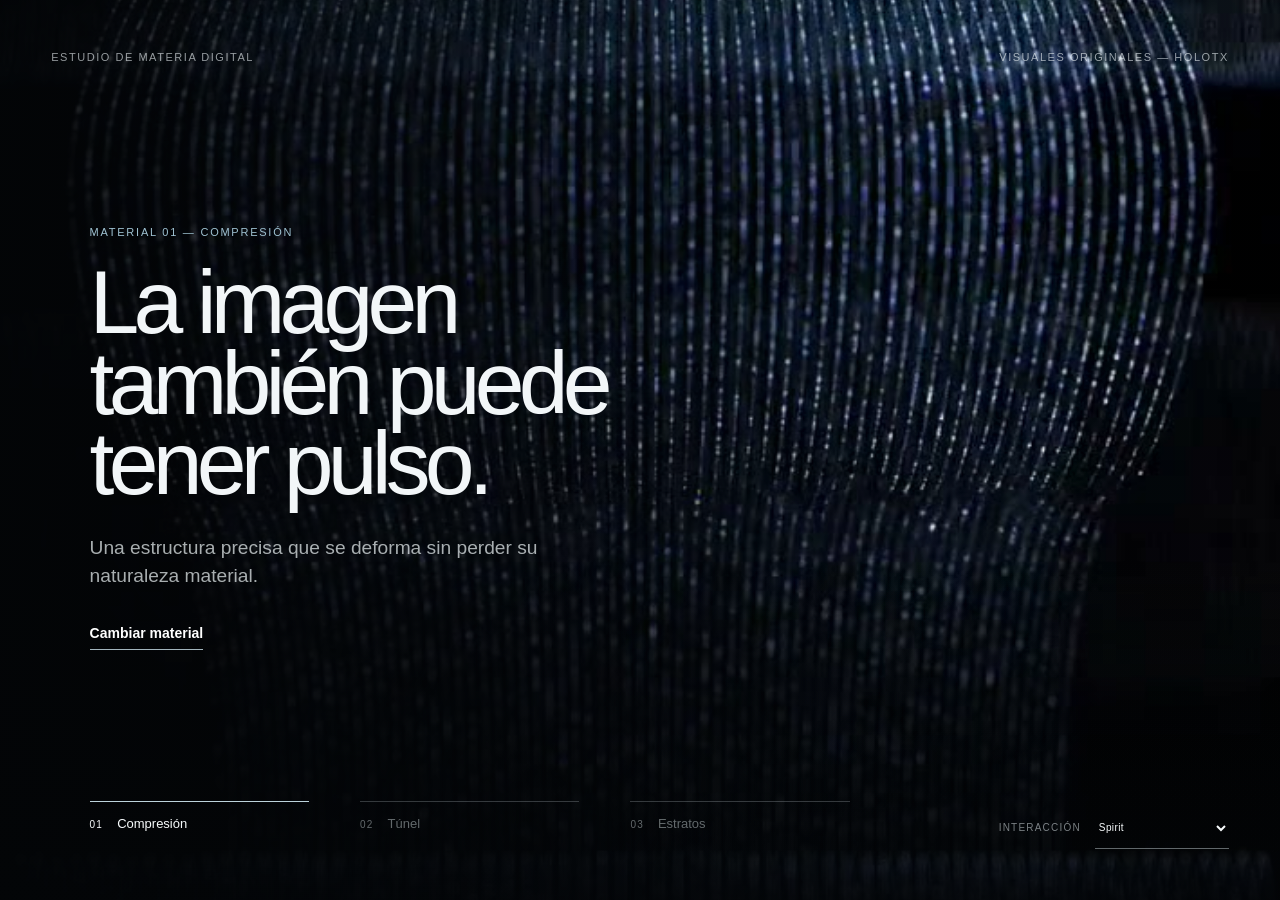
<file: holotx-lab.html>
<!doctype html>
<html lang="es">
  <head>
    <meta charset="UTF-8" />
    <meta name="viewport" content="width=device-width, initial-scale=1.0" />
    <meta name="theme-color" content="#040506" />
    <link rel="icon" href="data:," />
    <title>HOLOTX — prueba de fondos web</title>
    <link rel="stylesheet" href="./src/holotx-lab.css" />
  </head>
  <body>
    <main class="stage" data-material="0">
      <video
        id="background"
        class="background"
        src="./holotx/compression.mp4"
        poster="./holotx/compression.jpg"
        autoplay
        muted
        loop
        playsinline
        preload="auto"
        aria-hidden="true"
      ></video>
      <canvas id="liquid-canvas" class="liquid-canvas" aria-hidden="true"></canvas>

      <div class="veil" aria-hidden="true"></div>

      <header class="masthead">
        <span>Estudio de materia digital</span>
        <a href="https://www.instagram.com/holotx/" target="_blank" rel="noreferrer">Visuales originales — HOLOTX</a>
      </header>

      <section class="hero" aria-live="polite">
        <p id="eyebrow" class="eyebrow">Material 01 — Compresión</p>
        <h1 id="headline">La imagen también puede tener pulso.</h1>
        <p id="description" class="description">Una estructura precisa que se deforma sin perder su naturaleza material.</p>
        <button id="next" class="primary" type="button">Cambiar material</button>
      </section>

      <label class="effect-control" for="effect-selector">
        <span>Interacción</span>
        <select id="effect-selector">
          <option value="spirit">Spirit</option>
          <option value="chroma">Difusión cromática</option>
          <option value="wave">Onda líquida</option>
        </select>
      </label>

      <nav class="materials" aria-label="Elegir fondo audiovisual">
        <button class="material is-active" type="button" data-index="0" aria-current="true">
          <span>01</span>
          <strong>Compresión</strong>
        </button>
        <button class="material" type="button" data-index="1">
          <span>02</span>
          <strong>Túnel</strong>
        </button>
        <button class="material" type="button" data-index="2">
          <span>03</span>
          <strong>Estratos</strong>
        </button>
      </nav>
    </main>
    <script type="module" src="./src/holotx-lab.js"></script>
  </body>
</html>
</file>
<file: assets/estratos-D3tIk6PJ.css>
@font-face{font-family:Archivo Variable;font-style:normal;font-display:swap;font-weight:100 900;src:url(/assets/archivo-vietnamese-wght-normal-XAtsl5Q_.woff2)format("woff2-variations");unicode-range:U+102-103,U+110-111,U+128-129,U+168-169,U+1A0-1A1,U+1AF-1B0,U+300-301,U+303-304,U+308-309,U+323,U+329,U+1EA0-1EF9,U+20AB}@font-face{font-family:Archivo Variable;font-style:normal;font-display:swap;font-weight:100 900;src:url(/assets/archivo-latin-ext-wght-normal-C4zznr8T.woff2)format("woff2-variations");unicode-range:U+100-2BA,U+2BD-2C5,U+2C7-2CC,U+2CE-2D7,U+2DD-2FF,U+304,U+308,U+329,U+1D00-1DBF,U+1E00-1E9F,U+1EF2-1EFF,U+2020,U+20A0-20AB,U+20AD-20C0,U+2113,U+2C60-2C7F,U+A720-A7FF}@font-face{font-family:Archivo Variable;font-style:normal;font-display:swap;font-weight:100 900;src:url(/assets/archivo-latin-wght-normal-E0tuGl4L.woff2)format("woff2-variations");unicode-range:U+??,U+131,U+152-153,U+2BB-2BC,U+2C6,U+2DA,U+2DC,U+304,U+308,U+329,U+2000-206F,U+20AC,U+2122,U+2191,U+2193,U+2212,U+2215,U+FEFF,U+FFFD}:root{color:#eef2f5;font-synthesis:none;background:#050609;font-family:Archivo Variable,Arial,sans-serif}*{box-sizing:border-box}html{scroll-behavior:smooth;background:#050609}body{touch-action:pan-y pinch-zoom;background:#050609;min-width:320px;margin:0;overflow-x:hidden}a{color:inherit}button,a{font:inherit}a:focus-visible{outline-offset:4px;outline:2px solid #d7e9ff}.holo-atmosphere{z-index:0;background:#050609;position:fixed;inset:0;overflow:hidden}.holo-atmosphere:after{z-index:1;content:"";pointer-events:none;background:linear-gradient(90deg,#0305084f,#0305080f 52%,#03050845),#0305081a;position:absolute;inset:0}.holo-field{z-index:0;pointer-events:none;background:#050609;border:0;width:100%;height:100%;position:absolute;inset:0}.site-shell{--pointer-light-x:50%;--pointer-light-y:38%;--pointer-tilt-x:0deg;--pointer-tilt-y:0deg;z-index:1;position:relative;overflow:clip}.site-nav{z-index:10;padding:max(22px, env(safe-area-inset-top)) clamp(22px, 4vw, 60px) 22px;color:#f3f6f8;mix-blend-mode:screen;justify-content:space-between;align-items:center;gap:30px;display:flex;position:fixed;inset:0 0 auto}.wordmark{color:#fff;letter-spacing:-.07em;font-size:17px;font-weight:720;text-decoration:none}.site-nav nav{align-items:center;gap:clamp(16px,2vw,28px);display:flex}.site-nav nav a{color:#eef2f5c7;letter-spacing:-.015em;align-items:center;min-height:44px;font-size:12px;font-weight:560;text-decoration:none;transition:color .22s;display:inline-flex}.site-nav nav a:hover,.site-nav nav a:focus-visible{color:#fff}.section,.scene{perspective:1450px;perspective-origin:50%;position:relative}.scene{isolation:isolate;min-height:100dvh}.spatial-module,.spatial-object{--module-y:0px;--module-z:0px;--module-rx:0deg;--module-ry:0deg;--module-scale:1;--module-blur:0px;--module-saturation:1;--module-opacity:1;--object-x:0px;--object-y:0px;--object-z:0px;--object-rx:0deg;--object-ry:0deg;--object-scale:1;--object-blur:0px;--object-saturation:1;--object-opacity:1;will-change:transform, filter, opacity;position:relative}.spatial-module{transform:translate3d(0, var(--module-y), var(--module-z)) rotateX(var(--module-rx)) rotateY(var(--module-ry)) scale(var(--module-scale));filter:blur(var(--module-blur)) saturate(var(--module-saturation));opacity:var(--module-opacity)}.spatial-object{transform:translate3d(var(--object-x), var(--object-y), var(--object-z)) rotateX(var(--object-rx)) rotateY(var(--object-ry)) scale(var(--object-scale));transform-style:preserve-3d;filter:blur(var(--object-blur)) saturate(var(--object-saturation));opacity:var(--object-opacity)}.physical-plate{isolation:isolate;transform-style:preserve-3d;filter:none;position:relative}.physical-plate.spatial-module{filter:none}.plate-backing{z-index:0;clip-path:polygon(0 0,94% 0,100% 7%,100% 100%,6% 100%,0 93%);background:linear-gradient(132deg,#405d84,#182535 51%,#05070c);border:1px solid #4870a5c7;position:absolute;inset:19px -24px -23px 24px;transform:translateZ(-24px);box-shadow:27px 34px 58px #0000008f}.plate-surface{z-index:1;clip-path:polygon(0 0,94% 0,100% 7%,100% 100%,6% 100%,0 93%);min-height:100%;transform:translateZ(14px) rotateX(calc(2.2deg + var(--pointer-tilt-x))) rotateY(calc(-3.4deg + var(--pointer-tilt-y)));transform-origin:50%;background:linear-gradient(112deg,#3a4d68,#182435 42%,#070b12 82%);border:1px solid #d6e5f7ab;transition:transform .24s cubic-bezier(.16,1,.3,1);position:relative;overflow:hidden;box-shadow:inset 0 1px #ffffff3d,inset 13px 0 26px #adcdf811,inset -18px -21px 31px #0000007a}.plate-surface:before,.plate-surface:after{content:"";pointer-events:none;position:absolute}.plate-surface:before{z-index:0;background:linear-gradient(145deg,#0000,#04080e59);border-top:1px solid #bdd7f521;height:27%;inset:auto 0 0}.plate-surface:after{z-index:0;background:radial-gradient(circle at var(--pointer-light-x) var(--pointer-light-y), #9ac6ff29, transparent 31%);opacity:.9;inset:0}.plate-surface>*{z-index:1;position:relative}.scene-shade{z-index:0;background:linear-gradient(94deg,#040508e0 2%,#040508ab 38%,#04050829 70%,#04050875 100%),linear-gradient(#0000 58%,#040508b3);position:absolute;inset:0}.hero-layout{z-index:1;align-items:center;min-height:100dvh;padding:136px clamp(22px,7vw,112px) 108px;display:grid;position:relative}.hero-copy{width:min(760px,100%)}.hero h1,h2,h3{text-wrap:balance;margin:0}.hero h1{color:#f9fafc;letter-spacing:-.072em;max-width:780px;font-size:clamp(48px,6.5vw,104px);font-weight:470;line-height:.91}.hero-lede{color:#e9eff5d1;max-width:535px;margin:31px 0 0;font-size:clamp(16px,1.4vw,20px);line-height:1.45}.primary-action{color:#fff;letter-spacing:-.015em;background:#e0edff17;border:1px solid #deebfcbf;justify-content:center;align-items:center;min-height:50px;margin-top:37px;padding:0 20px;font-size:14px;font-weight:650;text-decoration:none;transition:transform .2s,background .2s,border-color .2s;display:inline-flex;box-shadow:7px 8px #04070c9e,inset 0 1px #ffffff29}.primary-action:hover,.primary-action:focus-visible{background:#dfeeff2e;border-color:#fff;transform:translate(2px,-2px)}.section{padding:clamp(98px,14vw,190px) clamp(22px,7vw,112px)}.section-heading{max-width:800px}.section-heading h2,.contact h2,.criterion h2{color:#f7f8fa;letter-spacing:-.068em;max-width:820px;font-size:clamp(40px,5vw,76px);font-weight:470;line-height:.94}.section-heading--narrow{max-width:700px}.friction{background:linear-gradient(135deg,#06080dc2,#090f1b91 55%,#08080dc7);grid-template-columns:minmax(0,.9fr) minmax(0,1.1fr);gap:clamp(50px,10vw,150px);min-height:76vh;display:grid}.friction-copy{color:#e9eff5d1;align-self:end;max-width:615px;font-size:clamp(17px,1.8vw,25px);line-height:1.38}.friction-copy>p{margin:0}.friction-lines{border-top:1px solid #cbd9f038;gap:0;margin-top:47px;display:grid}.friction-lines span{color:#e9eff5ab;border-bottom:1px solid #cbd9f038;padding:15px 0;font-size:clamp(14px,1.25vw,17px)}.case--retail{background:radial-gradient(circle at 25% 51%,#19294496,#080b11a8 34rem,#050609c7 74%);grid-template-columns:minmax(0,1.04fr) minmax(355px,.96fr);align-items:center;gap:clamp(36px,7vw,100px);min-height:100dvh;padding-top:110px;padding-bottom:110px;display:grid}.artifact-stage{isolation:isolate;min-height:min(46vw,630px);position:relative}.artifact-canvas{z-index:1;pointer-events:none;background:0 0;border:0;width:min(100%,660px);height:min(45vw,595px);margin:0 auto;display:block;position:relative}.artifact-halo{z-index:0;filter:blur(24px);background:radial-gradient(#5c88d340,#0000 66%);position:absolute;inset:18% 4% 12%}.artifact-credit{z-index:2;color:#e1ebf8a6;width:min(100%,660px);margin:-23px auto 0;font-size:12px;line-height:1.42;position:relative}.artifact-credit a{text-underline-offset:3px;text-decoration-thickness:1px}.case-content{max-width:590px}.case-content .plate-surface{padding:clamp(32px,4vw,58px)}.case-content h2,.method h2{letter-spacing:-.066em;font-size:clamp(43px,4.5vw,68px);font-weight:470;line-height:.94}.case-summary{color:#eff3f8d1;margin:28px 0 0;font-size:clamp(16px,1.5vw,20px);line-height:1.46}.case-readout{color:#e2edff;border-top:1px solid #e0ebff4f;margin:37px 0 0;padding-top:17px;font-size:15px;font-weight:630;line-height:1.4}.evidence{background:#06090eb5;grid-template-columns:minmax(0,.83fr) minmax(370px,1.17fr);align-items:center;gap:clamp(40px,8vw,120px);min-height:78vh;display:grid}.evidence-content .plate-surface{padding:clamp(32px,4vw,58px)}.evidence-content>.plate-surface>p:first-child{color:#edf3fb;letter-spacing:-.032em;max-width:560px;margin:0;font-size:clamp(20px,2vw,29px);line-height:1.29}.evidence-detail{color:#e2edffbd;border-top:1px solid #dae7fc45;max-width:520px;margin:31px 0 0;padding-top:18px;font-size:clamp(15px,1.35vw,18px);line-height:1.42}.evidence-note{color:#e2edff9e;max-width:455px;margin:31px 0 0;font-size:13px;line-height:1.45}.capabilities{background:linear-gradient(145deg,#06070abf,#0e142087 49%,#07080bc4)}.capability-list{margin-top:clamp(60px,9vw,120px)}.capability{border-top:1px solid #d3e1fa3d;grid-template-columns:minmax(230px,.92fr) minmax(0,1.08fr);align-items:baseline;gap:clamp(32px,8vw,150px);padding:clamp(32px,4.7vw,68px) 0;display:grid}.capability:last-child{border-bottom:1px solid #d3e1fa3d}.capability h3{color:#f7f8fa;letter-spacing:-.066em;font-size:clamp(34px,4vw,64px);font-weight:470}.capability p{color:#e6edf7b8;max-width:540px;margin:0;font-size:clamp(16px,1.6vw,20px);line-height:1.45}.work{color:#eef2f5;background:#05080cbf}.work-grid{grid-template-columns:1.1fr .9fr;gap:clamp(16px,2vw,32px);margin-top:clamp(55px,8vw,102px);display:grid}.work-piece{color:#fff;background:#0d0e11;min-height:min(50vw,650px);text-decoration:none;display:grid;position:relative;overflow:hidden}.work-piece img{object-fit:cover;filter:saturate(.76)contrast(1.05);width:100%;height:100%;transition:transform .8s cubic-bezier(.16,1,.3,1),filter .4s}.work-piece:hover img,.work-piece:focus-visible img{filter:saturate()contrast(1.06);transform:scale(1.045)}.work-piece span{background:linear-gradient(#0000,#030508eb 56%);gap:10px;padding:clamp(24px,3vw,42px);display:grid;position:absolute;inset:auto 0 0}.work-piece strong{letter-spacing:-.06em;font-size:clamp(24px,3vw,45px);font-weight:520}.work-piece em{color:#f5f8facc;max-width:340px;font-size:15px;font-style:normal;line-height:1.35}.work-piece b{color:#e7f1ff;margin-top:8px;font-size:14px;font-weight:650}.method{background:radial-gradient(circle at 50% 45%,#13233e73,#050609b8 62%);place-items:center;min-height:100dvh;display:grid;overflow:hidden}.method-content{width:min(750px,86vw)}.method-content .plate-surface{padding:clamp(35px,5vw,72px)}.method-content ol{grid-template-columns:repeat(5,minmax(0,1fr));gap:13px;margin:48px 0 0;padding:0;list-style:none;display:grid}.method-content li{color:#e9f1fbc9;border-top:1px solid #e2edff5c;min-height:88px;padding:13px 0;font-size:14px;line-height:1.36}.criterion{color:#eef2f5;background:linear-gradient(120deg,#080c13b0,#11192685 44%,#0f1724b3);align-items:center;min-height:82vh;display:grid}.criterion-copy{width:min(790px,100%)}.criterion p{color:#e7eef7c2;max-width:570px;margin:29px 0 0;font-size:clamp(17px,1.6vw,22px);line-height:1.43}.contact{min-height:100dvh;padding:clamp(120px, 15vw, 200px) clamp(22px, 7vw, 112px) max(80px, env(safe-area-inset-bottom));align-items:center;display:grid}.scene-shade--contact{background:radial-gradient(circle at 54% 44%,#05070b0a,#05070bbd 62%),linear-gradient(90deg,#05070beb,#05070b4d)}.contact-copy{z-index:1;max-width:845px;position:relative}.contact h2{margin-top:19px}.credit{z-index:1;right:clamp(22px,4vw,60px);bottom:max(27px, env(safe-area-inset-bottom));color:#ecf3fa99;text-align:right;max-width:300px;margin:0;font-size:12px;line-height:1.45;position:absolute}.credit a{color:#deecff;text-underline-offset:3px}@media (max-width:760px){.site-nav{padding:max(14px, env(safe-area-inset-top)) 18px 14px;mix-blend-mode:normal;background:linear-gradient(#050609,#05060900)}.site-nav nav{gap:13px}.site-nav nav a{min-height:42px;font-size:12px}.wordmark{font-size:16px}.hero-layout{min-height:100dvh;padding:128px 22px 118px;display:block}.hero-copy{padding-top:22vh}.hero h1{font-size:clamp(45px,13vw,67px)}.hero-lede{margin-top:22px;font-size:16px}.primary-action{min-height:52px;margin-top:28px;padding-inline:18px;font-size:15px}.section{padding:86px 22px}.section-heading h2,.criterion h2{font-size:clamp(39px,11vw,54px)}.friction,.evidence,.case--retail{grid-template-columns:1fr}.friction{min-height:unset;gap:44px}.friction-copy{font-size:18px}.friction-lines{margin-top:33px}.friction-lines span{padding:14px 0;font-size:14px}.case--retail{min-height:unset;gap:34px;padding-top:92px;padding-bottom:92px}.artifact-stage{display:none}.artifact-canvas{width:100%;height:80vw;min-height:310px}.artifact-credit{width:calc(100% - 18px);margin-top:-6px;font-size:12px}.case-content h2,.method h2{font-size:clamp(40px,11vw,55px)}.case-content .plate-surface,.evidence-content .plate-surface,.method-content .plate-surface{padding:29px 24px 33px}.plate-backing{inset:13px -15px -15px 15px;transform:translateZ(-15px)}.plate-surface{transform:translateZ(10px) rotateX(calc(.8deg + var(--pointer-tilt-x))) rotateY(calc(-1.4deg + var(--pointer-tilt-y)))}.evidence{min-height:unset;gap:44px}.evidence-content>.plate-surface>p:first-child{font-size:22px}.evidence-note{font-size:13px}.capability-list{margin-top:48px}.capability{grid-template-columns:1fr;gap:18px;padding:40px 0}.capability h3{font-size:43px}.capability p{font-size:16px}.work-grid{grid-template-columns:1fr;gap:15px;margin-top:48px}.work-piece,.work-piece--amir{min-height:108vw}.work-piece span{padding:24px}.work-piece strong{font-size:34px}.method{min-height:92dvh}.method-content{width:100%}.method-content ol{grid-template-columns:1fr;gap:0;margin-top:34px}.method-content li{min-height:unset;padding:13px 0}.criterion{min-height:78vh}.criterion p{font-size:18px}.contact{padding:115px 22px max(102px, env(safe-area-inset-bottom))}.contact h2{font-size:clamp(42px,12vw,58px)}.credit{right:22px;bottom:max(20px, env(safe-area-inset-bottom));max-width:238px}}@media (prefers-reduced-motion:reduce){html{scroll-behavior:auto}.holo-field{display:none}.holo-atmosphere{background:#050609 url(/assets/layers-C5UblMcz.jpg) 56%/cover no-repeat}.spatial-module,.spatial-object,.plate-surface,.primary-action,.work-piece img{filter:none!important;opacity:1!important;transition:none!important;transform:none!important}}
</file>
<file: estudio-noviembre/assets/index-SRlD3TRB.css>
@font-face{font-family:Archivo Variable;font-style:normal;font-display:swap;font-weight:100 900;src:url(./archivo-vietnamese-wght-normal-XAtsl5Q_.woff2)format("woff2-variations");unicode-range:U+102-103,U+110-111,U+128-129,U+168-169,U+1A0-1A1,U+1AF-1B0,U+300-301,U+303-304,U+308-309,U+323,U+329,U+1EA0-1EF9,U+20AB}@font-face{font-family:Archivo Variable;font-style:normal;font-display:swap;font-weight:100 900;src:url(./archivo-latin-ext-wght-normal-C4zznr8T.woff2)format("woff2-variations");unicode-range:U+100-2BA,U+2BD-2C5,U+2C7-2CC,U+2CE-2D7,U+2DD-2FF,U+304,U+308,U+329,U+1D00-1DBF,U+1E00-1E9F,U+1EF2-1EFF,U+2020,U+20A0-20AB,U+20AD-20C0,U+2113,U+2C60-2C7F,U+A720-A7FF}@font-face{font-family:Archivo Variable;font-style:normal;font-display:swap;font-weight:100 900;src:url(./archivo-latin-wght-normal-E0tuGl4L.woff2)format("woff2-variations");unicode-range:U+??,U+131,U+152-153,U+2BB-2BC,U+2C6,U+2DA,U+2DC,U+304,U+308,U+329,U+2000-206F,U+20AC,U+2122,U+2191,U+2193,U+2212,U+2215,U+FEFF,U+FFFD}:root{--lightningcss-light: ;--lightningcss-dark:initial;color-scheme:dark;--bg:#0e0c16;--ink:#f4f1ff;--sub:#bdb6ce;--accent:#c3a4ff;--line:#342b46;--gutter:clamp(20px,5.8vw,100px);background:var(--bg);color:var(--ink);font-synthesis:none;font-family:Archivo Variable,Arial,sans-serif}*{box-sizing:border-box}html{scroll-padding-top:20px}body{min-width:300px;margin:0}img{max-width:100%;display:block}button,input{font:inherit}button{color:inherit}a{color:inherit;text-decoration:none}p,h1,h2,h3,figure{margin:0}[hidden]{display:none!important}:focus-visible{outline-offset:5px;outline:2px solid #e3ccff}.shell{width:min(100% - var(--gutter)*2,1480px);margin-inline:auto}.skip{background:var(--accent);color:#140723;z-index:20;padding:12px 20px;position:fixed;top:14px;left:14px;transform:translateY(-160%)}.skip:focus{transform:none}.mast{z-index:3;border-bottom:1px solid #d2bbff32;justify-content:space-between;align-items:center;height:74px;display:flex;position:absolute;inset:0 0 auto}.wordmark{letter-spacing:-.085em;align-items:baseline;gap:7px;font-size:clamp(26px,3vw,36px);font-weight:750;line-height:1;display:inline-flex}.wordmark span{letter-spacing:.12em;font-size:9px;font-weight:600}.mast nav{color:#e8dff5;gap:clamp(13px,3vw,46px);font-size:14px;display:flex}.mast nav a{padding:10px 0}.mast nav a:hover,.footline a:hover{color:var(--accent)}.hero{isolation:isolate;background:#100918;align-items:center;min-height:min(900px,100svh);display:grid;position:relative;overflow:clip}.art,.atmosphere,.lens-track,.horizon{pointer-events:none;position:absolute;inset:0}.art{z-index:-1;background:radial-gradient(at 74% 54%,#4c287c 0%,#201138 38%,#100918 73%)}.art:after{content:"";background:linear-gradient(90deg,#100918 1%,#100918f0 21%,#10091865 55%,transparent 81%),linear-gradient(0deg,var(--bg),transparent 24%);position:absolute;inset:0}.atmosphere canvas{opacity:.75;width:100%;height:100%;display:block}.lens-track{perspective:1100px}.lens,.chip,.drop{object-fit:contain;filter:drop-shadow(0 30px 70px #a27bff4a);position:absolute}.lens{filter:hue-rotate(29deg)saturate(.88)brightness(1.19)drop-shadow(0 15px 42px #9d6cff88);width:min(42vw,650px);height:92%;top:2%;right:4%;rotate:-17deg}.chip{filter:hue-rotate(245deg)saturate(.65)drop-shadow(0 0 30px #ae7bf68a);width:clamp(70px,11vw,165px);height:auto;top:19%;right:10%;rotate:20deg}.drop{width:clamp(50px,8vw,106px);height:auto;bottom:13%;right:39%;rotate:-32deg}.horizon{opacity:.54;background:linear-gradient(5deg,#1d0c38,#0000);height:26%;top:auto;transform:skewY(-10deg)}.hero-copy{padding-top:100px;padding-bottom:90px;position:relative}.hero-line{letter-spacing:.005em;color:#d8c8ed;margin-bottom:20px;font-size:clamp(13px,1.5vw,17px)}.hero h1{letter-spacing:-.086em;font-size:clamp(57px,9.1vw,148px);font-weight:680;line-height:.87}.hero h1 em{color:var(--accent);font-style:normal}.summary{color:#e1d7ef;text-wrap:pretty;max-width:410px;margin:25px 0 28px;font-size:clamp(16px,1.45vw,20px);line-height:1.45}.primary{background:var(--accent);color:#1b0b2c;border-radius:8px;justify-content:center;align-items:center;gap:22px;width:fit-content;min-height:54px;padding:0 20px;font-weight:650;transition:background .15s,box-shadow .22s;display:inline-flex}.primary:hover{background:#e2ccff;box-shadow:0 6px 38px #9962fb63}.hero-edge{color:#c2b2d1;border-top:1px solid #d2bbff32;justify-content:space-between;padding-top:13px;font-size:12px;display:flex;position:absolute;inset:auto 0 25px}.work{padding:clamp(72px,10vw,148px) 0 105px}.section-head{justify-content:space-between;align-items:end;gap:24px;margin-bottom:36px;display:flex}.section-head p,.lab-copy p,.case-text p,.services-list p{color:var(--sub);max-width:34ch;font-size:clamp(16px,1.45vw,20px);line-height:1.5}h2{letter-spacing:-.076em;text-wrap:balance;font-size:clamp(48px,7.8vw,116px);font-weight:630;line-height:.9}.case-selector{border-bottom:1px solid var(--line);gap:clamp(16px,3.6vw,52px);margin-bottom:22px;display:flex}.case-selector button{cursor:pointer;text-align:left;color:var(--sub);background:0 0;border:0;border-bottom:2px solid #0000;padding:14px 0;font-weight:560}.case-selector button[aria-selected=true]{color:var(--ink);border-bottom-color:var(--accent)}.case{grid-template-columns:minmax(0,2.15fr) minmax(235px,1fr);align-items:center;gap:clamp(20px,4vw,75px);min-height:380px;display:grid;position:relative;overflow:clip}.case picture{background:#161020;border-radius:8px;display:block;overflow:hidden}.case img{aspect-ratio:16/10;object-fit:cover;width:100%;max-height:530px}.case#case-control img{object-fit:contain;background:#202020}.case-text h3{letter-spacing:-.055em;margin-bottom:14px;font-size:clamp(30px,4.3vw,64px);font-weight:620;line-height:.99}.case-text a{color:var(--accent);border-bottom:1px solid;align-items:center;gap:12px;margin-top:21px;padding:9px 0;display:inline-flex}.lab{background:radial-gradient(ellipse at 70% 50%,#372258 0%,var(--bg) 74%);padding:clamp(55px,9vw,135px) 0}.lab-grid{grid-template-columns:minmax(0,.9fr) minmax(0,1.3fr);align-items:center;gap:clamp(24px,5vw,86px);display:grid}.lab-copy h2{font-size:clamp(46px,6.7vw,98px)}.lab-copy p{margin-top:20px}.machine{background:#171221;border:1px solid #5b4871;border-radius:8px;overflow:hidden}.machine img{aspect-ratio:16/9;object-fit:cover;width:100%}.machine figcaption{padding:15px 20px}.machine label{font-weight:580}.machine input{appearance:auto;accent-color:var(--accent);cursor:ew-resize;width:100%;min-height:24px;margin:14px 0}.ends{color:var(--sub);justify-content:space-between;font-size:13px;display:flex}.services{padding:clamp(95px,10vw,160px) 0}.services h2{margin-bottom:34px}.services-list{border-top:1px solid var(--line)}.services-list details{border-bottom:1px solid var(--line);padding:0 0 16px}.services-list details:not([open]){padding-bottom:0}.services-list summary{cursor:pointer;letter-spacing:-.04em;justify-content:space-between;align-items:center;gap:12px;min-height:79px;padding:12px 0;font-size:clamp(22px,3vw,41px);font-weight:580;list-style:none;display:flex}.services-list summary::-webkit-details-marker{display:none}.services-list summary span{color:var(--accent);font-weight:400;transition:rotate .2s}.services-list details[open] summary span{rotate:45deg}.services-list p{max-width:62ch}.screen{max-width:760px;margin-top:80px}.screen video{aspect-ratio:16/9;object-fit:cover;background:#100918;border-radius:8px;width:100%;display:block}.screen figcaption{color:var(--sub);margin-top:12px;font-size:14px}.closing{background:radial-gradient(ellipse at 82% 60%,#472575 0%,var(--bg) 67%);padding:clamp(68px,10vw,146px) 0 30px}.closing h2{margin-bottom:29px;font-size:clamp(60px,10vw,148px)}.footline{border-top:1px solid var(--line);justify-content:space-between;align-items:center;margin-top:clamp(80px,13vw,180px);padding-top:18px;display:flex}.footline>a:last-child{color:var(--sub);font-size:14px}@media (width<=750px){.mast{height:60px}.mast nav{gap:12px;font-size:13px}.mast nav a:first-child{display:none}.hero{align-items:end;min-height:max(665px,100svh)}.hero-copy{padding-top:162px;padding-bottom:108px}.hero h1{font-size:clamp(56px,12vw,89px)}.summary{max-width:30ch;margin:17px 0 22px}.hero-line{margin-bottom:13px}.lens{width:75%;height:63%;top:1%;right:-9%;rotate:-14deg}.chip{width:24%;top:15%;right:7%}.drop{width:18%;top:26%;bottom:auto;right:57%}.art{background:radial-gradient(at 80% 29%,#5b3193 0%,#241139 39%,#100918 74%)}.art:after{background:linear-gradient(0deg,var(--bg) 0%,#100918ec 24%,#10091830 61%,transparent 83%)}.hero-edge{font-size:11px;bottom:20px}.section-head{margin-bottom:26px;display:block}.section-head p{margin-top:13px}.work{padding-bottom:32px}.case{grid-template-columns:1fr;gap:20px;min-height:0}.case-text h3{margin-bottom:8px}.case-text a{margin-top:9px}.case-selector{justify-content:space-between;gap:16px}.case-selector button{font-size:14px}.lab-grid{grid-template-columns:1fr}.lab-copy p{margin-top:12px}.screen{margin-top:52px}.services-list summary{min-height:62px}}@media (width<=390px){.hero{min-height:max(620px,100svh)}.hero-copy{padding-bottom:83px}.hero h1{font-size:clamp(51px,13vw,64px)}.wordmark span{font-size:8px}.case-selector button{font-size:12.5px}.hero-edge{gap:10px}}@media (prefers-reduced-motion:reduce){*,:before,:after{scroll-behavior:auto!important;transition-duration:.01ms!important;animation-duration:.01ms!important}}
</file>
<file: inspeccion/estratos-preview.css>
@font-face{font-family:Archivo Variable;font-style:normal;font-display:swap;font-weight:100 900;src:url(../assets/archivo-vietnamese-wght-normal-XAtsl5Q_.woff2)format("woff2-variations");unicode-range:U+102-103,U+110-111,U+128-129,U+168-169,U+1A0-1A1,U+1AF-1B0,U+300-301,U+303-304,U+308-309,U+323,U+329,U+1EA0-1EF9,U+20AB}@font-face{font-family:Archivo Variable;font-style:normal;font-display:swap;font-weight:100 900;src:url(../assets/archivo-latin-ext-wght-normal-C4zznr8T.woff2)format("woff2-variations");unicode-range:U+100-2BA,U+2BD-2C5,U+2C7-2CC,U+2CE-2D7,U+2DD-2FF,U+304,U+308,U+329,U+1D00-1DBF,U+1E00-1E9F,U+1EF2-1EFF,U+2020,U+20A0-20AB,U+20AD-20C0,U+2113,U+2C60-2C7F,U+A720-A7FF}@font-face{font-family:Archivo Variable;font-style:normal;font-display:swap;font-weight:100 900;src:url(../assets/archivo-latin-wght-normal-E0tuGl4L.woff2)format("woff2-variations");unicode-range:U+??,U+131,U+152-153,U+2BB-2BC,U+2C6,U+2DA,U+2DC,U+304,U+308,U+329,U+2000-206F,U+20AC,U+2122,U+2191,U+2193,U+2212,U+2215,U+FEFF,U+FFFD}:root{color:#eef2f5;font-synthesis:none;background:#050609;font-family:Archivo Variable,Arial,sans-serif}*{box-sizing:border-box}html{scroll-behavior:smooth;background:#050609}body{touch-action:pan-y pinch-zoom;background:#050609;min-width:320px;margin:0;overflow-x:hidden}a{color:inherit}button,a{font:inherit}a:focus-visible{outline-offset:4px;outline:2px solid #d7e9ff}.holo-atmosphere{z-index:0;background:#050609;position:fixed;inset:0;overflow:hidden}.holo-atmosphere:after{z-index:1;content:"";pointer-events:none;background:linear-gradient(90deg,#0305084f,#0305080f 52%,#03050845),#0305081a;position:absolute;inset:0}.holo-field{z-index:0;pointer-events:none;background:#050609;border:0;width:100%;height:100%;position:absolute;inset:0}.site-shell{--pointer-light-x:50%;--pointer-light-y:38%;--pointer-tilt-x:0deg;--pointer-tilt-y:0deg;z-index:1;position:relative;overflow:clip}.site-nav{z-index:10;padding:max(22px, env(safe-area-inset-top)) clamp(22px, 4vw, 60px) 22px;color:#f3f6f8;mix-blend-mode:screen;justify-content:space-between;align-items:center;gap:30px;display:flex;position:fixed;inset:0 0 auto}.wordmark{color:#fff;letter-spacing:-.07em;font-size:17px;font-weight:720;text-decoration:none}.site-nav nav{align-items:center;gap:clamp(16px,2vw,28px);display:flex}.site-nav nav a{color:#eef2f5c7;letter-spacing:-.015em;align-items:center;min-height:44px;font-size:12px;font-weight:560;text-decoration:none;transition:color .22s;display:inline-flex}.site-nav nav a:hover,.site-nav nav a:focus-visible{color:#fff}.section,.scene{perspective:1450px;perspective-origin:50%;position:relative}.scene{isolation:isolate;min-height:100dvh}.spatial-module,.spatial-object{--module-y:0px;--module-z:0px;--module-rx:0deg;--module-ry:0deg;--module-scale:1;--module-blur:0px;--module-saturation:1;--module-opacity:1;--object-x:0px;--object-y:0px;--object-z:0px;--object-rx:0deg;--object-ry:0deg;--object-scale:1;--object-blur:0px;--object-saturation:1;--object-opacity:1;will-change:transform, filter, opacity;position:relative}.spatial-module{transform:translate3d(0, var(--module-y), var(--module-z)) rotateX(var(--module-rx)) rotateY(var(--module-ry)) scale(var(--module-scale));filter:blur(var(--module-blur)) saturate(var(--module-saturation));opacity:var(--module-opacity)}.spatial-object{transform:translate3d(var(--object-x), var(--object-y), var(--object-z)) rotateX(var(--object-rx)) rotateY(var(--object-ry)) scale(var(--object-scale));transform-style:preserve-3d;filter:blur(var(--object-blur)) saturate(var(--object-saturation));opacity:var(--object-opacity)}.physical-plate{isolation:isolate;transform-style:preserve-3d;filter:none;position:relative}.physical-plate.spatial-module{filter:none}.plate-backing{z-index:0;clip-path:polygon(0 0,94% 0,100% 7%,100% 100%,6% 100%,0 93%);background:linear-gradient(132deg,#405d84,#182535 51%,#05070c);border:1px solid #4870a5c7;position:absolute;inset:19px -24px -23px 24px;transform:translateZ(-24px);box-shadow:27px 34px 58px #0000008f}.plate-surface{z-index:1;clip-path:polygon(0 0,94% 0,100% 7%,100% 100%,6% 100%,0 93%);min-height:100%;transform:translateZ(14px) rotateX(calc(2.2deg + var(--pointer-tilt-x))) rotateY(calc(-3.4deg + var(--pointer-tilt-y)));transform-origin:50%;background:linear-gradient(112deg,#3a4d68,#182435 42%,#070b12 82%);border:1px solid #d6e5f7ab;transition:transform .24s cubic-bezier(.16,1,.3,1);position:relative;overflow:hidden;box-shadow:inset 0 1px #ffffff3d,inset 13px 0 26px #adcdf811,inset -18px -21px 31px #0000007a}.plate-surface:before,.plate-surface:after{content:"";pointer-events:none;position:absolute}.plate-surface:before{z-index:0;background:linear-gradient(145deg,#0000,#04080e59);border-top:1px solid #bdd7f521;height:27%;inset:auto 0 0}.plate-surface:after{z-index:0;background:radial-gradient(circle at var(--pointer-light-x) var(--pointer-light-y), #9ac6ff29, transparent 31%);opacity:.9;inset:0}.plate-surface>*{z-index:1;position:relative}.scene-shade{z-index:0;background:linear-gradient(94deg,#040508e0 2%,#040508ab 38%,#04050829 70%,#04050875 100%),linear-gradient(#0000 58%,#040508b3);position:absolute;inset:0}.hero-layout{z-index:1;align-items:center;min-height:100dvh;padding:136px clamp(22px,7vw,112px) 108px;display:grid;position:relative}.hero-copy{width:min(760px,100%)}.hero h1,h2,h3{text-wrap:balance;margin:0}.hero h1{color:#f9fafc;letter-spacing:-.072em;max-width:780px;font-size:clamp(48px,6.5vw,104px);font-weight:470;line-height:.91}.hero-lede{color:#e9eff5d1;max-width:535px;margin:31px 0 0;font-size:clamp(16px,1.4vw,20px);line-height:1.45}.primary-action{color:#fff;letter-spacing:-.015em;background:#e0edff17;border:1px solid #deebfcbf;justify-content:center;align-items:center;min-height:50px;margin-top:37px;padding:0 20px;font-size:14px;font-weight:650;text-decoration:none;transition:transform .2s,background .2s,border-color .2s;display:inline-flex;box-shadow:7px 8px #04070c9e,inset 0 1px #ffffff29}.primary-action:hover,.primary-action:focus-visible{background:#dfeeff2e;border-color:#fff;transform:translate(2px,-2px)}.section{padding:clamp(98px,14vw,190px) clamp(22px,7vw,112px)}.section-heading{max-width:800px}.section-heading h2,.contact h2,.criterion h2{color:#f7f8fa;letter-spacing:-.068em;max-width:820px;font-size:clamp(40px,5vw,76px);font-weight:470;line-height:.94}.section-heading--narrow{max-width:700px}.friction{background:linear-gradient(135deg,#06080dc2,#090f1b91 55%,#08080dc7);grid-template-columns:minmax(0,.9fr) minmax(0,1.1fr);gap:clamp(50px,10vw,150px);min-height:76vh;display:grid}.friction-copy{color:#e9eff5d1;align-self:end;max-width:615px;font-size:clamp(17px,1.8vw,25px);line-height:1.38}.friction-copy>p{margin:0}.friction-lines{border-top:1px solid #cbd9f038;gap:0;margin-top:47px;display:grid}.friction-lines span{color:#e9eff5ab;border-bottom:1px solid #cbd9f038;padding:15px 0;font-size:clamp(14px,1.25vw,17px)}.case--retail{background:radial-gradient(circle at 25% 51%,#19294496,#080b11a8 34rem,#050609c7 74%);grid-template-columns:minmax(0,1.04fr) minmax(355px,.96fr);align-items:center;gap:clamp(36px,7vw,100px);min-height:100dvh;padding-top:110px;padding-bottom:110px;display:grid}.artifact-stage{isolation:isolate;min-height:min(46vw,630px);position:relative}.artifact-canvas{z-index:1;pointer-events:none;background:0 0;border:0;width:min(100%,660px);height:min(45vw,595px);margin:0 auto;display:block;position:relative}.artifact-halo{z-index:0;filter:blur(24px);background:radial-gradient(#5c88d340,#0000 66%);position:absolute;inset:18% 4% 12%}.artifact-credit{z-index:2;color:#e1ebf8a6;width:min(100%,660px);margin:-23px auto 0;font-size:12px;line-height:1.42;position:relative}.artifact-credit a{text-underline-offset:3px;text-decoration-thickness:1px}.case-content{max-width:590px}.case-content .plate-surface{padding:clamp(32px,4vw,58px)}.case-content h2,.method h2{letter-spacing:-.066em;font-size:clamp(43px,4.5vw,68px);font-weight:470;line-height:.94}.case-summary{color:#eff3f8d1;margin:28px 0 0;font-size:clamp(16px,1.5vw,20px);line-height:1.46}.case-readout{color:#e2edff;border-top:1px solid #e0ebff4f;margin:37px 0 0;padding-top:17px;font-size:15px;font-weight:630;line-height:1.4}.evidence{background:#06090eb5;grid-template-columns:minmax(0,.83fr) minmax(370px,1.17fr);align-items:center;gap:clamp(40px,8vw,120px);min-height:78vh;display:grid}.evidence-content .plate-surface{padding:clamp(32px,4vw,58px)}.evidence-content>.plate-surface>p:first-child{color:#edf3fb;letter-spacing:-.032em;max-width:560px;margin:0;font-size:clamp(20px,2vw,29px);line-height:1.29}.evidence-detail{color:#e2edffbd;border-top:1px solid #dae7fc45;max-width:520px;margin:31px 0 0;padding-top:18px;font-size:clamp(15px,1.35vw,18px);line-height:1.42}.evidence-note{color:#e2edff9e;max-width:455px;margin:31px 0 0;font-size:13px;line-height:1.45}.capabilities{background:linear-gradient(145deg,#06070abf,#0e142087 49%,#07080bc4)}.capability-list{margin-top:clamp(60px,9vw,120px)}.capability{border-top:1px solid #d3e1fa3d;grid-template-columns:minmax(230px,.92fr) minmax(0,1.08fr);align-items:baseline;gap:clamp(32px,8vw,150px);padding:clamp(32px,4.7vw,68px) 0;display:grid}.capability:last-child{border-bottom:1px solid #d3e1fa3d}.capability h3{color:#f7f8fa;letter-spacing:-.066em;font-size:clamp(34px,4vw,64px);font-weight:470}.capability p{color:#e6edf7b8;max-width:540px;margin:0;font-size:clamp(16px,1.6vw,20px);line-height:1.45}.work{color:#eef2f5;background:#05080cbf}.work-grid{grid-template-columns:1.1fr .9fr;gap:clamp(16px,2vw,32px);margin-top:clamp(55px,8vw,102px);display:grid}.work-piece{color:#fff;background:#0d0e11;min-height:min(50vw,650px);text-decoration:none;display:grid;position:relative;overflow:hidden}.work-piece img{object-fit:cover;filter:saturate(.76)contrast(1.05);width:100%;height:100%;transition:transform .8s cubic-bezier(.16,1,.3,1),filter .4s}.work-piece:hover img,.work-piece:focus-visible img{filter:saturate()contrast(1.06);transform:scale(1.045)}.work-piece span{background:linear-gradient(#0000,#030508eb 56%);gap:10px;padding:clamp(24px,3vw,42px);display:grid;position:absolute;inset:auto 0 0}.work-piece strong{letter-spacing:-.06em;font-size:clamp(24px,3vw,45px);font-weight:520}.work-piece em{color:#f5f8facc;max-width:340px;font-size:15px;font-style:normal;line-height:1.35}.work-piece b{color:#e7f1ff;margin-top:8px;font-size:14px;font-weight:650}.method{background:radial-gradient(circle at 50% 45%,#13233e73,#050609b8 62%);place-items:center;min-height:100dvh;display:grid;overflow:hidden}.method-content{width:min(750px,86vw)}.method-content .plate-surface{padding:clamp(35px,5vw,72px)}.method-content ol{grid-template-columns:repeat(5,minmax(0,1fr));gap:13px;margin:48px 0 0;padding:0;list-style:none;display:grid}.method-content li{color:#e9f1fbc9;border-top:1px solid #e2edff5c;min-height:88px;padding:13px 0;font-size:14px;line-height:1.36}.criterion{color:#eef2f5;background:linear-gradient(120deg,#080c13b0,#11192685 44%,#0f1724b3);align-items:center;min-height:82vh;display:grid}.criterion-copy{width:min(790px,100%)}.criterion p{color:#e7eef7c2;max-width:570px;margin:29px 0 0;font-size:clamp(17px,1.6vw,22px);line-height:1.43}.contact{min-height:100dvh;padding:clamp(120px, 15vw, 200px) clamp(22px, 7vw, 112px) max(80px, env(safe-area-inset-bottom));align-items:center;display:grid}.scene-shade--contact{background:radial-gradient(circle at 54% 44%,#05070b0a,#05070bbd 62%),linear-gradient(90deg,#05070beb,#05070b4d)}.contact-copy{z-index:1;max-width:845px;position:relative}.contact h2{margin-top:19px}.credit{z-index:1;right:clamp(22px,4vw,60px);bottom:max(27px, env(safe-area-inset-bottom));color:#ecf3fa99;text-align:right;max-width:300px;margin:0;font-size:12px;line-height:1.45;position:absolute}.credit a{color:#deecff;text-underline-offset:3px}@media (max-width:760px){.site-nav{padding:max(14px, env(safe-area-inset-top)) 18px 14px;mix-blend-mode:normal;background:linear-gradient(#050609,#05060900)}.site-nav nav{gap:13px}.site-nav nav a{min-height:42px;font-size:12px}.wordmark{font-size:16px}.hero-layout{min-height:100dvh;padding:128px 22px 118px;display:block}.hero-copy{padding-top:22vh}.hero h1{font-size:clamp(45px,13vw,67px)}.hero-lede{margin-top:22px;font-size:16px}.primary-action{min-height:52px;margin-top:28px;padding-inline:18px;font-size:15px}.section{padding:86px 22px}.section-heading h2,.criterion h2{font-size:clamp(39px,11vw,54px)}.friction,.evidence,.case--retail{grid-template-columns:1fr}.friction{min-height:unset;gap:44px}.friction-copy{font-size:18px}.friction-lines{margin-top:33px}.friction-lines span{padding:14px 0;font-size:14px}.case--retail{min-height:unset;gap:34px;padding-top:92px;padding-bottom:92px}.artifact-stage{display:none}.artifact-canvas{width:100%;height:80vw;min-height:310px}.artifact-credit{width:calc(100% - 18px);margin-top:-6px;font-size:12px}.case-content h2,.method h2{font-size:clamp(40px,11vw,55px)}.case-content .plate-surface,.evidence-content .plate-surface,.method-content .plate-surface{padding:29px 24px 33px}.plate-backing{inset:13px -15px -15px 15px;transform:translateZ(-15px)}.plate-surface{transform:translateZ(10px) rotateX(calc(.8deg + var(--pointer-tilt-x))) rotateY(calc(-1.4deg + var(--pointer-tilt-y)))}.evidence{min-height:unset;gap:44px}.evidence-content>.plate-surface>p:first-child{font-size:22px}.evidence-note{font-size:13px}.capability-list{margin-top:48px}.capability{grid-template-columns:1fr;gap:18px;padding:40px 0}.capability h3{font-size:43px}.capability p{font-size:16px}.work-grid{grid-template-columns:1fr;gap:15px;margin-top:48px}.work-piece,.work-piece--amir{min-height:108vw}.work-piece span{padding:24px}.work-piece strong{font-size:34px}.method{min-height:92dvh}.method-content{width:100%}.method-content ol{grid-template-columns:1fr;gap:0;margin-top:34px}.method-content li{min-height:unset;padding:13px 0}.criterion{min-height:78vh}.criterion p{font-size:18px}.contact{padding:115px 22px max(102px, env(safe-area-inset-bottom))}.contact h2{font-size:clamp(42px,12vw,58px)}.credit{right:22px;bottom:max(20px, env(safe-area-inset-bottom));max-width:238px}}@media (prefers-reduced-motion:reduce){html{scroll-behavior:auto}.holo-field{display:none}.holo-atmosphere{background:#050609 url(../assets/layers-C5UblMcz.jpg) 56%/cover no-repeat}.spatial-module,.spatial-object,.plate-surface,.primary-action,.work-piece img{filter:none!important;opacity:1!important;transition:none!important;transform:none!important}}
</file>
<file: inspeccion/inspeccion.css>
.inspection{scroll-margin-top:96px}
.inspection-intro{margin-top:1rem;color:#bfc1cc;max-width:38ch}
.inspection-grid{display:grid;grid-template-columns:minmax(0,1fr) minmax(230px,.28fr);gap:clamp(20px,3vw,52px);align-items:start}
.inspection-stage{aspect-ratio:16/9;position:relative;overflow:hidden;margin:0;background:#242124;border:1px solid #ffffff26;isolation:isolate}
.inspection-image{position:absolute;width:100%;height:100%;max-width:none;object-fit:contain;transform-origin:var(--px,50%) var(--py,50%);transform:scale(var(--scale,1));transition:transform .65s cubic-bezier(.2,.76,.2,1),transform-origin .65s cubic-bezier(.2,.76,.2,1)}
.inspection-stage::after{content:"";position:absolute;inset:0;pointer-events:none;background:radial-gradient(ellipse at var(--px,50%) var(--py,50%),transparent 8%,#0a0916c4 83%);opacity:0;transition:opacity .4s}
.inspection-stage[data-focused]::after{opacity:.8}
.inspection-points{position:absolute;inset:0;z-index:1}
.inspection-points button{position:absolute;left:var(--x);top:var(--y);width:44px;height:44px;display:grid;place-items:center;transform:translate(-50%,-50%);border:0;background:none;padding:0;cursor:pointer;color:#fff}
.inspection-points button::before{content:"";width:15px;height:15px;border:2px solid white;border-radius:50%;background:#211731;box-shadow:0 0 0 6px #16101b86;transition:background .22s,box-shadow .22s}
.inspection-points button:is(:hover,[aria-pressed=true])::before{background:#d9c2ff;box-shadow:0 0 0 6px #553982aa,0 0 20px #e0baff}
.inspection-controls{border-top:1px solid #898999;padding-top:12px}
.inspection-picker{display:flex;flex-wrap:wrap;gap:0 14px;margin-bottom:20px}
.inspection-picker button{background:none;border:0;border-bottom:1px solid transparent;color:#bbbcc8;cursor:pointer;padding:9px 0;min-height:44px;font:inherit}
.inspection-picker button:is(:hover,[aria-pressed=true]){color:#f1e3ff;border-bottom-color:#d8b7ff}
.inspection-detail h3{font-size:clamp(28px,3vw,44px);font-weight:500;letter-spacing:-.05em;margin:0 0 8px}
.inspection-detail p{max-width:36ch;color:#c9c8d5;margin:0;line-height:1.55}
.inspection button:focus-visible{outline:2px solid #d8b7ff;outline-offset:3px}
@media(max-width:850px){.inspection-grid{grid-template-columns:1fr}.inspection-controls{padding-top:0}.inspection-picker{margin-bottom:13px}}
@media(max-width:440px){.inspection-points button{width:32px;height:38px}.inspection-points button::before{width:11px;height:11px}}
@media(prefers-reduced-motion:reduce){.inspection-image,.inspection-stage::after{transition:none}}

.inspection-stage[data-focused] .inspection-points button:not([aria-pressed=true]){visibility:hidden}
.inspection{position:relative;isolation:isolate}
.inspection::before{content:"";position:absolute;z-index:-1;inset:0;pointer-events:none;background:linear-gradient(180deg,transparent,#080911c9 22%,#080911d9 75%,transparent)}
</file>
<file: src/holotx-lab.css>
:root {
  color: #f2f6f8;
  background: #040506;
  font-family: Arial, Helvetica, sans-serif;
  font-synthesis: none;
}

* { box-sizing: border-box; }

html, body { margin: 0; min-width: 320px; min-height: 100%; background: #040506; }

button, a { font: inherit; }

.stage {
  position: relative;
  min-height: 100dvh;
  overflow: hidden;
  isolation: isolate;
  background: #040506;
}

.background,
.liquid-canvas {
  position: absolute;
  inset: 0;
  z-index: -3;
  width: 100%;
  height: 100%;
  object-fit: cover;
  object-position: 56% 50%;
  opacity: 1;
  transform: scale(1.015);
  transition: opacity 420ms cubic-bezier(.4, 0, .2, 1), transform 900ms cubic-bezier(.2, .7, .2, 1);
}

.liquid-canvas {
  z-index: -2;
  opacity: 0;
  pointer-events: none;
}

.stage.has-liquid .background { opacity: 0; }
.stage.has-liquid .liquid-canvas { opacity: 1; }
.stage.is-switching .background,
.stage.is-switching .liquid-canvas { opacity: 0; transform: scale(1.035); }

.veil {
  position: absolute;
  inset: 0;
  z-index: -1;
  background:
    linear-gradient(90deg, rgba(3, 5, 7, .92) 0%, rgba(3, 5, 7, .67) 36%, rgba(3, 5, 7, .08) 72%),
    linear-gradient(0deg, rgba(3, 5, 7, .9) 0%, transparent 38%);
  pointer-events: none;
}

.masthead {
  position: absolute;
  inset: 0 0 auto 0;
  display: flex;
  justify-content: space-between;
  gap: 24px;
  padding: clamp(24px, 4vw, 54px);
  color: rgba(239, 246, 248, .62);
  font-size: 11px;
  line-height: 1.2;
  letter-spacing: .14em;
  text-transform: uppercase;
  user-select: none;
}

.masthead a { color: inherit; text-decoration: none; transition: color 180ms ease; }
.masthead a:hover, .masthead a:focus-visible { color: #fff; }

.hero {
  display: flex;
  flex-direction: column;
  justify-content: center;
  width: min(720px, 88vw);
  min-height: 100dvh;
  padding: clamp(104px, 13vw, 180px) clamp(24px, 7vw, 110px) 190px;
}

.eyebrow {
  margin: 0 0 24px;
  color: #9fc2d2;
  font-size: 11px;
  letter-spacing: .16em;
  text-transform: uppercase;
}

h1 {
  max-width: 690px;
  margin: 0;
  font-size: clamp(48px, 7vw, 106px);
  font-weight: 500;
  line-height: .9;
  letter-spacing: -.065em;
  text-wrap: balance;
}

.description {
  max-width: 480px;
  margin: 30px 0 0;
  color: rgba(239, 246, 248, .7);
  font-size: clamp(16px, 1.5vw, 20px);
  line-height: 1.45;
}

.primary {
  align-self: flex-start;
  margin-top: 36px;
  padding: 0 0 8px;
  border: 0;
  border-bottom: 1px solid rgba(215, 239, 249, .75);
  color: #fff;
  background: transparent;
  cursor: pointer;
  font-size: 14px;
  font-weight: 600;
  transition: border-color 180ms ease, color 180ms ease;
}

.primary:hover, .primary:focus-visible { color: #bce9fb; border-color: #bce9fb; }

.effect-control {
  position: absolute;
  right: clamp(24px, 4vw, 54px);
  bottom: clamp(24px, 4vw, 54px);
  z-index: 2;
  display: flex;
  align-items: center;
  gap: 14px;
  color: rgba(232, 242, 246, .52);
  font-size: 10px;
  letter-spacing: .12em;
  text-transform: uppercase;
  user-select: none;
}

.effect-control select {
  min-height: 42px;
  padding: 0 24px 0 0;
  border: 0;
  border-bottom: 1px solid rgba(226, 240, 246, .42);
  border-radius: 0;
  color: #f7fbfc;
  background: transparent;
  cursor: pointer;
  font: inherit;
  letter-spacing: .04em;
  text-transform: none;
}

.effect-control select:focus-visible { outline: 1px solid #bce9fb; outline-offset: 4px; }
.effect-control option { color: #f7fbfc; background: #090c0f; }

.materials {
  position: absolute;
  right: clamp(24px, 4vw, 54px);
  bottom: clamp(24px, 4vw, 54px);
  left: clamp(24px, 7vw, 110px);
  display: grid;
  grid-template-columns: repeat(3, minmax(0, 1fr));
  gap: clamp(18px, 4vw, 62px);
  max-width: 760px;
}

.material {
  display: grid;
  grid-template-columns: auto 1fr;
  gap: 14px;
  align-items: baseline;
  min-height: 48px;
  padding: 14px 0 0;
  border: 0;
  border-top: 1px solid rgba(226, 240, 246, .22);
  color: rgba(232, 242, 246, .42);
  background: transparent;
  cursor: pointer;
  text-align: left;
  transition: color 220ms ease, border-color 220ms ease;
}

.material span { font-size: 10px; letter-spacing: .12em; }
.material strong { font-size: 13px; font-weight: 500; }
.material:hover, .material:focus-visible, .material.is-active { color: #f7fbfc; border-color: rgba(214, 239, 249, .88); }

@media (max-width: 700px) {
  .background { object-position: 50% 50%; }
  .veil { background: linear-gradient(0deg, rgba(3, 5, 7, .94) 0%, rgba(3, 5, 7, .25) 62%, rgba(3, 5, 7, .62) 100%); }
  .masthead { align-items: flex-start; }
  .masthead span { max-width: 120px; }
  .masthead a { max-width: 140px; text-align: right; }
  .hero { justify-content: flex-end; width: 100%; padding: 120px 24px 176px; }
  h1 { max-width: 500px; font-size: clamp(48px, 15vw, 72px); }
  .description { max-width: 360px; margin-top: 22px; font-size: 16px; }
  .primary { margin-top: 28px; min-height: 44px; }
  .effect-control { top: 82px; right: 24px; bottom: auto; }
  .effect-control span { display: none; }
  .effect-control select { min-height: 40px; max-width: 172px; font-size: 11px; }
  .materials { right: 24px; bottom: 22px; left: 24px; gap: 12px; }
  .material { display: block; min-height: 48px; padding-top: 11px; }
  .material span { display: none; }
  .material strong { font-size: 11px; }
}

@media (prefers-reduced-motion: reduce) {
  .background { display: none; }
  .liquid-canvas { display: none; }
  .stage { background: #050709 url('../holotx/compression.jpg') center / cover no-repeat; }
  .stage::before { content: ''; position: absolute; inset: 0; z-index: -1; background: rgba(3, 5, 7, .48); }
}

html.is-embedded,
html.is-embedded body { overflow: hidden; }

html.is-embedded .masthead,
html.is-embedded .hero,
html.is-embedded .effect-control,
html.is-embedded .materials { display: none; }

html.is-embedded .stage { min-height: 100dvh; }

html.is-embedded .background { opacity: .97; transform: scale(1.08); }

html.is-embedded .veil { background: rgba(3, 5, 7, .04); }
</file>
